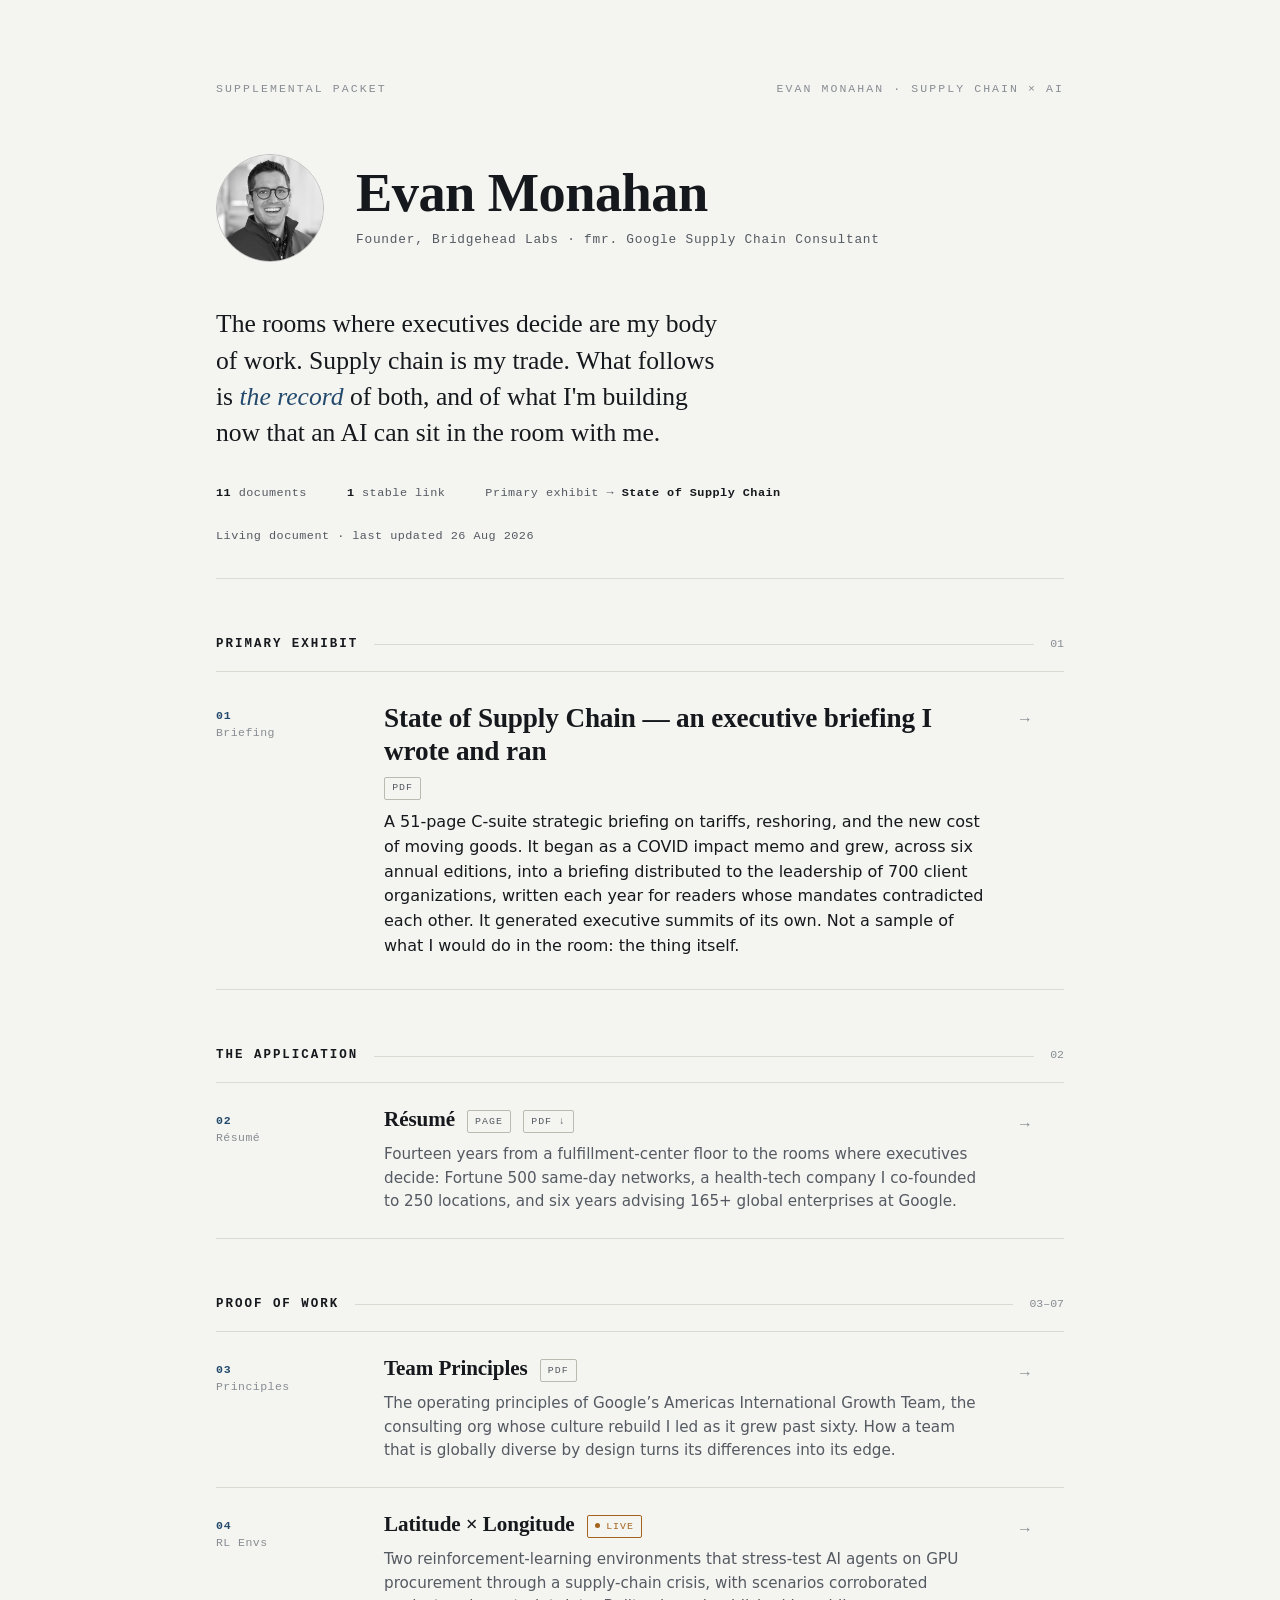
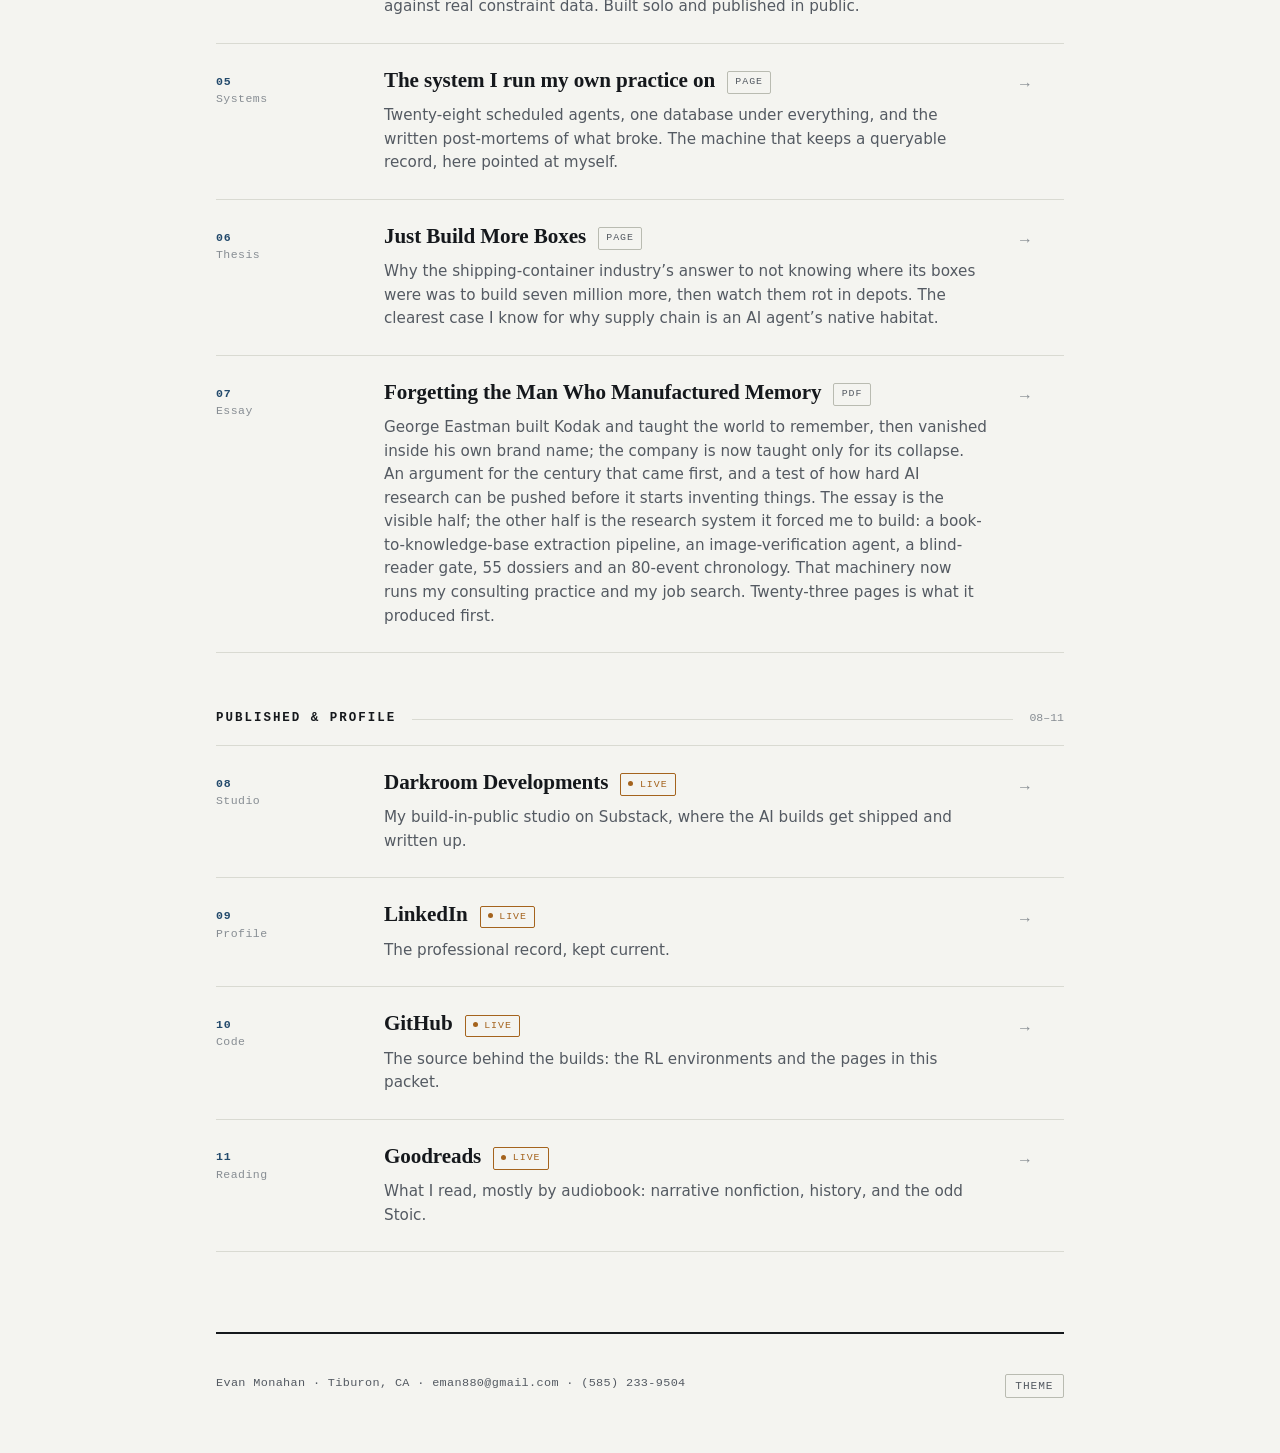
<file: index.html>
<!doctype html>
<html lang="en" data-theme-default>
<head>
  <meta charset="utf-8">
  <meta name="viewport" content="width=device-width, initial-scale=1">
  <title>Evan Monahan — Supplemental Packet</title>
  <meta name="description" content="Supplemental materials for Evan Monahan: the State of Supply Chain executive briefing, résumé, a container thesis, team principles, RL environments, and published writing. Supply chain × AI.">
  <link rel="stylesheet" href="style.css">
  <script src="tracker.js" async></script>
  <link rel="icon" href="data:image/svg+xml,<svg xmlns='http://www.w3.org/2000/svg' viewBox='0 0 16 16'><rect width='16' height='16' fill='%23234a6c'/><rect x='3' y='3' width='10' height='10' fill='none' stroke='%23f4f4f0' stroke-width='1'/></svg>">
</head>
<body>
<div class="wrap">

  <!-- ============ MASTHEAD ============ -->
  <header class="masthead">
    <div class="masthead-top">
      <span class="doc-no">Supplemental Packet</span>
      <span class="doc-no">Evan Monahan · Supply Chain × AI</span>
    </div>

    <div class="identity reveal">
      <img class="portrait" src="assets/headshot.jpg" alt="Evan Monahan" width="108" height="108">
      <div>
        <h1>Evan Monahan</h1>
        <p class="role">Founder, Bridgehead Labs · fmr. Google Supply Chain Consultant</p>
      </div>
    </div>

    <p class="thesis reveal">
      The rooms where executives decide are my body of work. Supply chain is my trade.
      What follows is <em>the record</em> of both, and of what I'm building now that an
      AI can sit in the room with me.
    </p>

    <div class="manifest-meta reveal">
      <span><b>11</b> documents</span>
      <span><b>1</b> stable link</span>
      <span>Primary exhibit → <b>State of Supply Chain</b></span>
      <span>Living document · last updated 26 Aug 2026</span>
    </div>
  </header>

  <!-- ============ PRIMARY EXHIBIT ============ -->
  <section class="section">
    <div class="section-head">
      <h2>Primary Exhibit</h2>
      <span class="rule-fill"></span>
      <span class="count">01</span>
    </div>
    <div class="docs">
      <a class="doc doc-primary" href="files/state-of-supply-chain.pdf" target="_blank" rel="noopener" data-doc="01-state-of-supply-chain">
        <div class="doc-code"><b>01</b>Briefing</div>
        <div class="doc-main">
          <div class="doc-head">
            <h3>State of Supply Chain — an executive briefing I wrote and ran</h3>
            <span class="tag">PDF</span>
          </div>
          <p class="doc-abstract">
            A 51-page C-suite strategic briefing on tariffs, reshoring, and the new cost of moving
            goods. It began as a COVID impact memo and grew, across six annual editions, into a
            briefing distributed to the leadership of 700 client organizations, written each year
            for readers whose mandates contradicted each other. It generated executive summits of
            its own. Not a sample of what I would do in the room: the thing itself.
          </p>
        </div>
        <div class="doc-go">→</div>
      </a>
    </div>
  </section>

  <!-- ============ THE APPLICATION ============ -->
  <section class="section">
    <div class="section-head">
      <h2>The Application</h2>
      <span class="rule-fill"></span>
      <span class="count">02</span>
    </div>
    <div class="docs">

      <div class="doc">
        <div class="doc-code"><b>02</b>Résumé</div>
        <div class="doc-main">
          <div class="doc-head"><h3><a class="doc-stretch" href="resume.html" target="_blank" rel="noopener" data-doc="02-resume">Résumé</a></h3><span class="tag">Page</span><a class="tag tag-dl" href="files/resume.pdf" target="_blank" rel="noopener" data-doc="02-resume-pdf">PDF &darr;</a></div>
          <p class="doc-abstract">
            Fourteen years from a fulfillment-center floor to the rooms where executives decide:
            Fortune 500 same-day networks, a health-tech company I co-founded to 250 locations,
            and six years advising 165+ global enterprises at Google.
          </p>
        </div>
        <div class="doc-go">&rarr;</div>
      </div>

    </div>
  </section>

  <!-- ============ PROOF OF WORK ============ -->
  <section class="section">
    <div class="section-head">
      <h2>Proof of Work</h2>
      <span class="rule-fill"></span>
      <span class="count">03–07</span>
    </div>
    <div class="docs">

      <a class="doc" href="files/aigt-team-principles.pdf" target="_blank" rel="noopener" data-doc="03-team-principles">
        <div class="doc-code"><b>03</b>Principles</div>
        <div class="doc-main">
          <div class="doc-head"><h3>Team Principles</h3><span class="tag">PDF</span></div>
          <p class="doc-abstract">
            The operating principles of Google’s Americas International Growth Team, the consulting
            org whose culture rebuild I led as it grew past sixty. How a team that is globally
            diverse by design turns its differences into its edge.
          </p>
        </div>
        <div class="doc-go">→</div>
      </a>

      <a class="doc" href="https://evmonaha880.github.io/latitude-longitude/" target="_blank" rel="noopener" data-doc="04-latitude-longitude">
        <div class="doc-code"><b>04</b>RL Envs</div>
        <div class="doc-main">
          <div class="doc-head"><h3>Latitude × Longitude</h3><span class="tag tag-live">Live</span></div>
          <p class="doc-abstract">
            Two reinforcement-learning environments that stress-test AI agents on GPU procurement
            through a supply-chain crisis, with scenarios corroborated against real constraint
            data. Built solo and published in public.
          </p>
        </div>
        <div class="doc-go">→</div>
      </a>

      <a class="doc" href="systems.html" target="_blank" rel="noopener" data-doc="05-systems">
        <div class="doc-code"><b>05</b>Systems</div>
        <div class="doc-main">
          <div class="doc-head"><h3>The system I run my own practice on</h3><span class="tag">Page</span></div>
          <p class="doc-abstract">
            Twenty-eight scheduled agents, one database under everything, and the written
            post-mortems of what broke. The machine that keeps a queryable record, here pointed
            at myself.
          </p>
        </div>
        <div class="doc-go">→</div>
      </a>

      <a class="doc" href="thesis.html" target="_blank" rel="noopener" data-doc="06-thesis">
        <div class="doc-code"><b>06</b>Thesis</div>
        <div class="doc-main">
          <div class="doc-head"><h3>Just Build More Boxes</h3><span class="tag">Page</span></div>
          <p class="doc-abstract">
            Why the shipping-container industry’s answer to not knowing where its boxes were was
            to build seven million more, then watch them rot in depots. The clearest case I know
            for why supply chain is an AI agent’s native habitat.
          </p>
        </div>
        <div class="doc-go">→</div>
      </a>

      <a class="doc" href="files/eastman-essay.pdf" target="_blank" rel="noopener" data-doc="07-eastman-essay">
        <div class="doc-code"><b>07</b>Essay</div>
        <div class="doc-main">
          <div class="doc-head"><h3>Forgetting the Man Who Manufactured Memory</h3><span class="tag">PDF</span></div>
          <p class="doc-abstract">
            George Eastman built Kodak and taught the world to remember, then vanished inside
            his own brand name; the company is now taught only for its collapse. An argument for
            the century that came first, and a test of how hard AI research can be pushed before
            it starts inventing things. The essay is the visible half; the other half is the
            research system it forced me to build: a book-to-knowledge-base extraction pipeline,
            an image-verification agent, a blind-reader gate, 55 dossiers and an 80-event
            chronology. That machinery now runs my consulting practice and my job search.
            Twenty-three pages is what it produced first.
          </p>
        </div>
        <div class="doc-go">→</div>
      </a>

    </div>
  </section>

  <!-- ============ PUBLISHED & PROFILE ============ -->
  <section class="section">
    <div class="section-head">
      <h2>Published &amp; Profile</h2>
      <span class="rule-fill"></span>
      <span class="count">08–11</span>
    </div>
    <div class="docs">

      <a class="doc" href="https://evanmonahan1888.substack.com" target="_blank" rel="noopener" data-doc="08-substack">
        <div class="doc-code"><b>08</b>Studio</div>
        <div class="doc-main">
          <div class="doc-head"><h3>Darkroom Developments</h3><span class="tag tag-live">Live</span></div>
          <p class="doc-abstract">
            My build-in-public studio on Substack, where the AI builds get shipped and written up.
          </p>
        </div>
        <div class="doc-go">→</div>
      </a>

      <a class="doc" href="https://www.linkedin.com/in/evan-monahan-982ba931" target="_blank" rel="noopener" data-doc="09-linkedin">
        <div class="doc-code"><b>09</b>Profile</div>
        <div class="doc-main">
          <div class="doc-head"><h3>LinkedIn</h3><span class="tag tag-live">Live</span></div>
          <p class="doc-abstract">The professional record, kept current.</p>
        </div>
        <div class="doc-go">→</div>
      </a>

      <a class="doc" href="https://github.com/evmonaha880" target="_blank" rel="noopener" data-doc="10-github">
        <div class="doc-code"><b>10</b>Code</div>
        <div class="doc-main">
          <div class="doc-head"><h3>GitHub</h3><span class="tag tag-live">Live</span></div>
          <p class="doc-abstract">The source behind the builds: the RL environments and the pages in this packet.</p>
        </div>
        <div class="doc-go">→</div>
      </a>

      <a class="doc" href="https://www.goodreads.com/eman880" target="_blank" rel="noopener" data-doc="11-goodreads">
        <div class="doc-code"><b>11</b>Reading</div>
        <div class="doc-main">
          <div class="doc-head"><h3>Goodreads</h3><span class="tag tag-live">Live</span></div>
          <p class="doc-abstract">What I read, mostly by audiobook: narrative nonfiction, history, and the odd Stoic.</p>
        </div>
        <div class="doc-go">→</div>
      </a>

    </div>
  </section>

  <!-- ============ COLOPHON ============ -->
  <footer class="colophon">
    <span>Evan Monahan · Tiburon, CA · eman880@gmail.com · (585)&nbsp;233-9504</span>
    <button class="theme-toggle" id="themeToggle" type="button" aria-label="Toggle light and dark theme">Theme</button>
  </footer>

</div>

<script>
  (function () {
    var root = document.documentElement, key = "packet-theme";
    var saved = null;
    try { saved = localStorage.getItem(key); } catch (e) {}
    if (saved) root.setAttribute("data-theme", saved);
    var btn = document.getElementById("themeToggle");
    btn && btn.addEventListener("click", function () {
      var isDark = getComputedStyle(root).getPropertyValue("--paper").trim().indexOf("#1") === 0;
      var next = isDark ? "light" : "dark";
      root.setAttribute("data-theme", next);
      try { localStorage.setItem(key, next); } catch (e) {}
    });
  })();
</script>
</body>
</html>
</file>
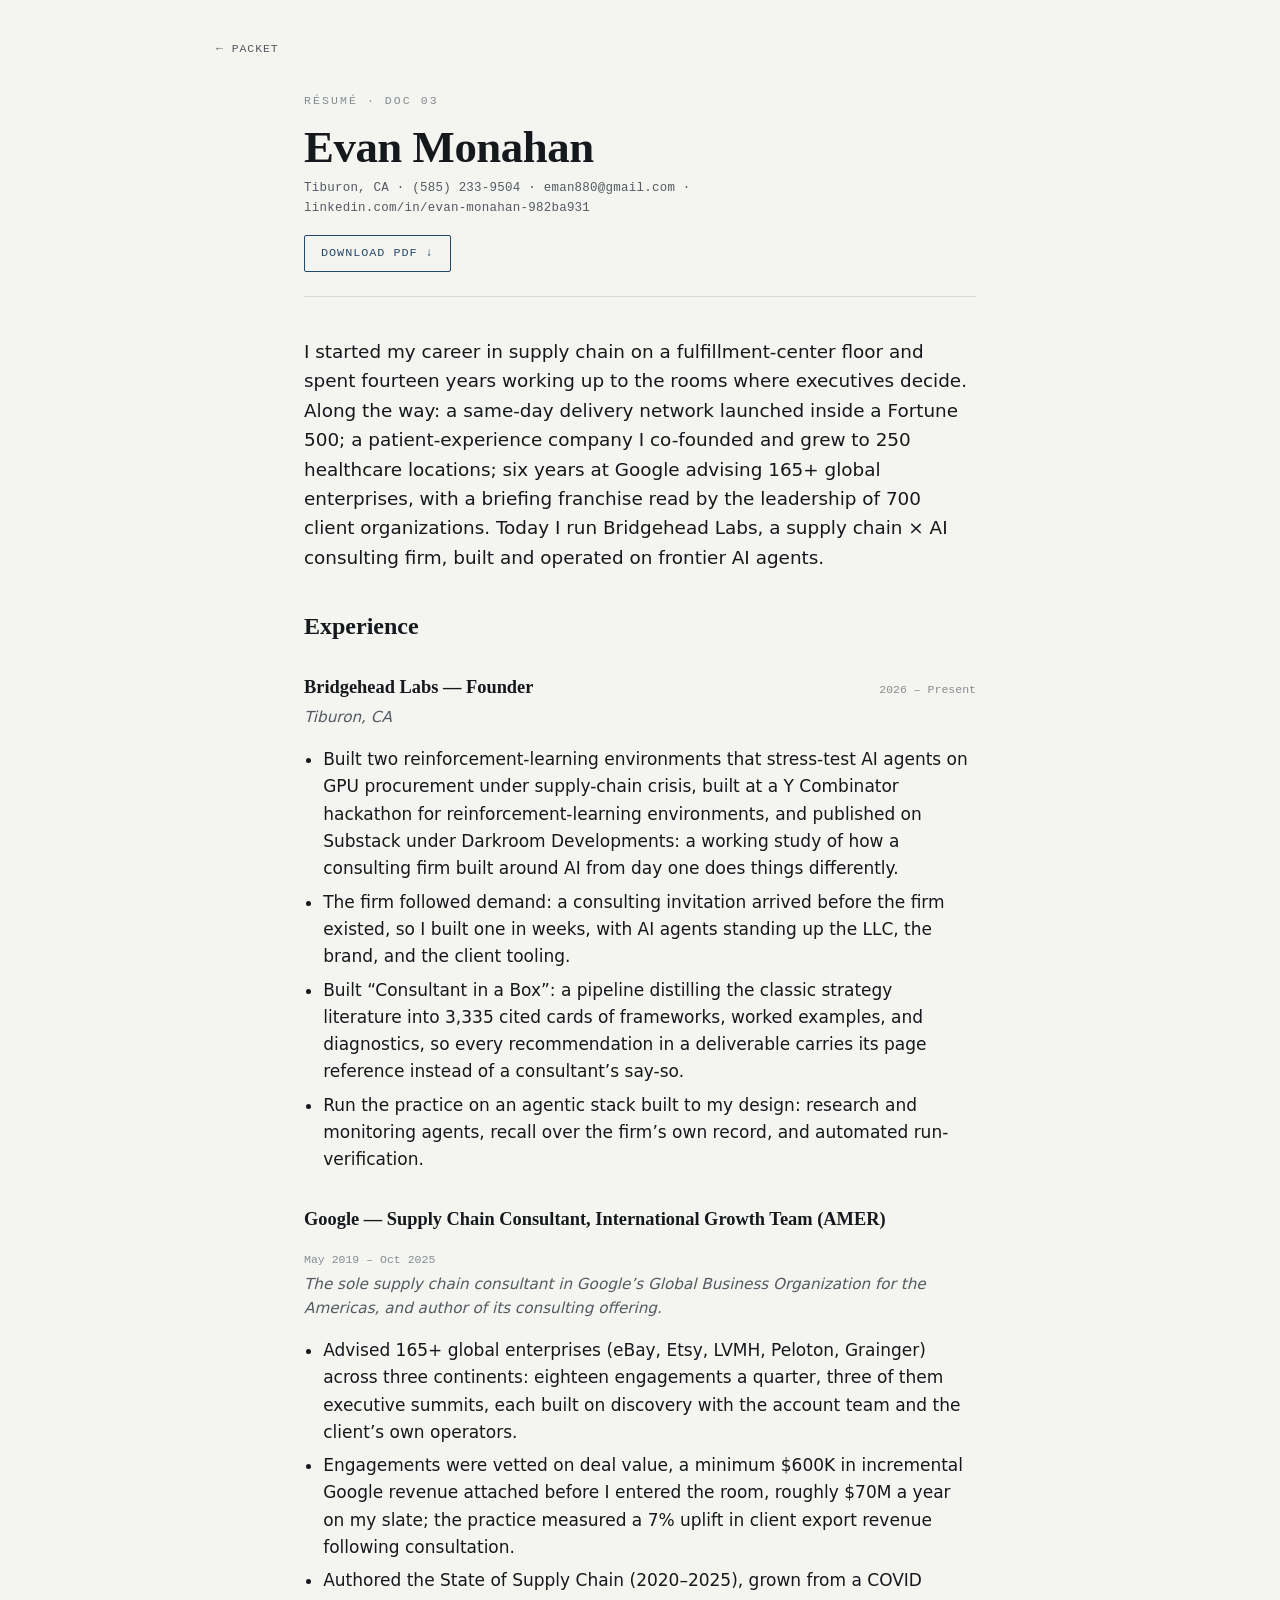
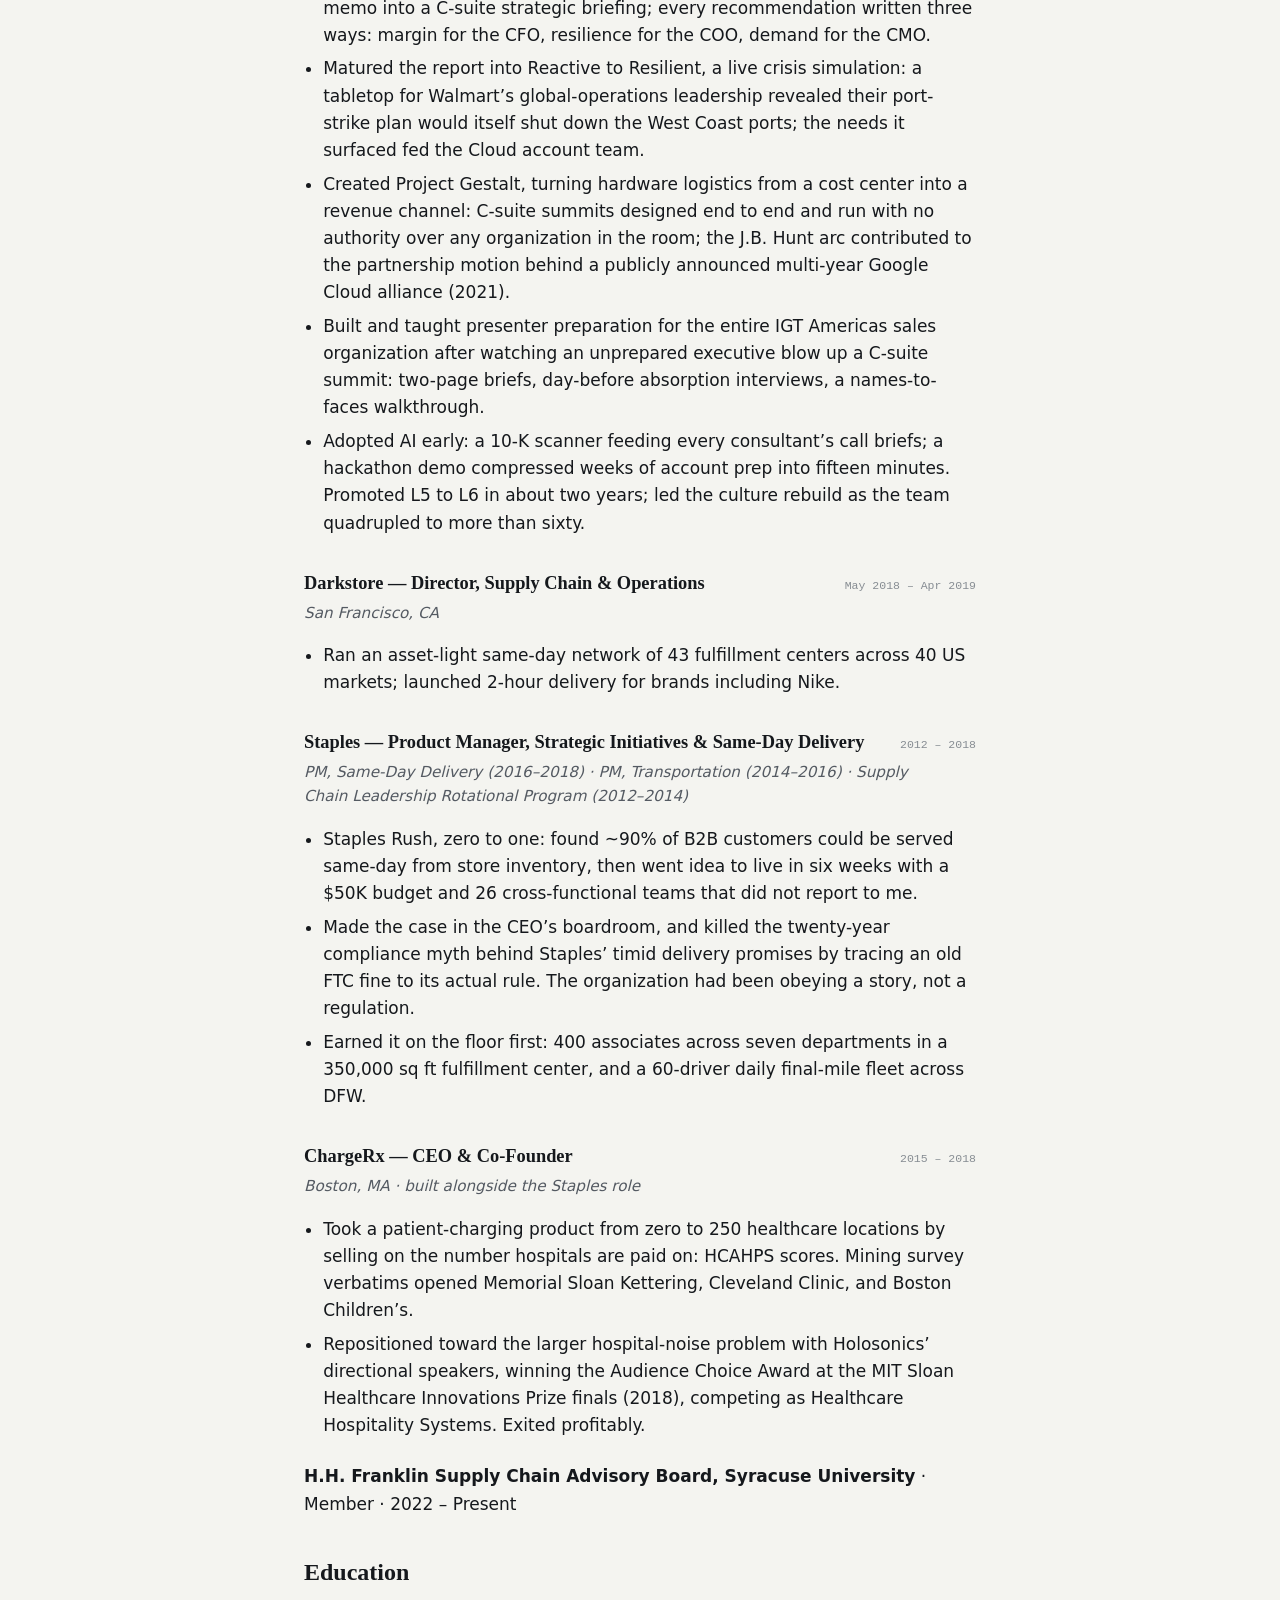
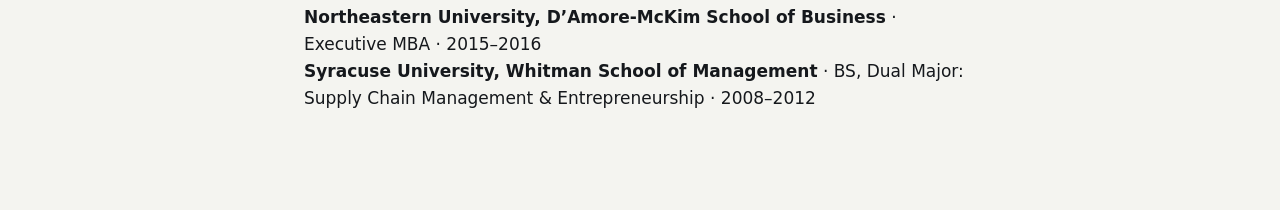
<file: resume.html>
<!doctype html>
<html lang="en">
<head>
  <meta charset="utf-8">
  <meta name="viewport" content="width=device-width, initial-scale=1">
  <title>Evan Monahan — Résumé</title>
  <meta name="description" content="Résumé of Evan Monahan: fourteen years in supply chain, from a fulfillment-center floor to advising 165+ global enterprises at Google. Founder of Bridgehead Labs.">
  <link rel="stylesheet" href="style.css">
  <script src="tracker.js" async></script>
  <link rel="icon" href="data:image/svg+xml,<svg xmlns='http://www.w3.org/2000/svg' viewBox='0 0 16 16'><rect width='16' height='16' fill='%23234a6c'/><rect x='3' y='3' width='10' height='10' fill='none' stroke='%23f4f4f0' stroke-width='1'/></svg>">
</head>
<body>
<div class="wrap">
  <a class="backlink" href="index.html">← Packet</a>

  <article class="article">
    <header class="article-head">
      <p class="eyebrow">Résumé · Doc 03</p>
      <h1>Evan Monahan</h1>
      <p class="rz-contact">Tiburon, CA · (585) 233-9504 · eman880@gmail.com · linkedin.com/in/evan-monahan-982ba931</p>
      <a class="dl-btn" href="files/resume.pdf">Download PDF ↓</a>
    </header>

    <p class="lead">
      I started my career in supply chain on a fulfillment-center floor and spent fourteen years
      working up to the rooms where executives decide. Along the way: a same-day delivery network
      launched inside a Fortune 500; a patient-experience company I co-founded and grew to 250
      healthcare locations; six years at Google advising 165+ global enterprises, with a
      briefing franchise read by the leadership of 700 client organizations. Today I run Bridgehead
      Labs, a supply chain × AI consulting firm, built and operated on frontier AI agents.
    </p>

    <h2>Experience</h2>

    <div class="rz-job">
      <div class="rz-title"><h3>Bridgehead Labs — Founder</h3><span class="rz-when">2026 – Present</span></div>
      <p class="rz-sub">Tiburon, CA</p>
      <ul>
        <li>Built two reinforcement-learning environments that stress-test AI agents on GPU procurement under supply-chain crisis, built at a Y Combinator hackathon for reinforcement-learning environments, and published on Substack under Darkroom Developments: a working study of how a consulting firm built around AI from day one does things differently.</li>
        <li>The firm followed demand: a consulting invitation arrived before the firm existed, so I built one in weeks, with AI agents standing up the LLC, the brand, and the client tooling.</li>
        <li>Built “Consultant in a Box”: a pipeline distilling the classic strategy literature into 3,335 cited cards of frameworks, worked examples, and diagnostics, so every recommendation in a deliverable carries its page reference instead of a consultant’s say-so.</li>
        <li>Run the practice on an agentic stack built to my design: research and monitoring agents, recall over the firm’s own record, and automated run-verification.</li>
      </ul>
    </div>

    <div class="rz-job">
      <div class="rz-title"><h3>Google — Supply Chain Consultant, International Growth Team (AMER)</h3><span class="rz-when">May 2019 – Oct 2025</span></div>
      <p class="rz-sub">The sole supply chain consultant in Google’s Global Business Organization for the Americas, and author of its consulting offering.</p>
      <ul>
        <li>Advised 165+ global enterprises (eBay, Etsy, LVMH, Peloton, Grainger) across three continents: eighteen engagements a quarter, three of them executive summits, each built on discovery with the account team and the client’s own operators.</li>
        <li>Engagements were vetted on deal value, a minimum $600K in incremental Google revenue attached before I entered the room, roughly $70M a year on my slate; the practice measured a 7% uplift in client export revenue following consultation.</li>
        <li>Authored the State of Supply Chain (2020–2025), grown from a COVID memo into a C-suite strategic briefing; every recommendation written three ways: margin for the CFO, resilience for the COO, demand for the CMO.</li>
        <li>Matured the report into Reactive to Resilient, a live crisis simulation: a tabletop for Walmart’s global-operations leadership revealed their port-strike plan would itself shut down the West Coast ports; the needs it surfaced fed the Cloud account team.</li>
        <li>Created Project Gestalt, turning hardware logistics from a cost center into a revenue channel: C-suite summits designed end to end and run with no authority over any organization in the room; the J.B. Hunt arc contributed to the partnership motion behind a publicly announced multi-year Google Cloud alliance (2021).</li>
        <li>Built and taught presenter preparation for the entire IGT Americas sales organization after watching an unprepared executive blow up a C-suite summit: two-page briefs, day-before absorption interviews, a names-to-faces walkthrough.</li>
        <li>Adopted AI early: a 10-K scanner feeding every consultant’s call briefs; a hackathon demo compressed weeks of account prep into fifteen minutes. Promoted L5 to L6 in about two years; led the culture rebuild as the team quadrupled to more than sixty.</li>
      </ul>
    </div>

    <div class="rz-job">
      <div class="rz-title"><h3>Darkstore — Director, Supply Chain &amp; Operations</h3><span class="rz-when">May 2018 – Apr 2019</span></div>
      <p class="rz-sub">San Francisco, CA</p>
      <ul>
        <li>Ran an asset-light same-day network of 43 fulfillment centers across 40 US markets; launched 2-hour delivery for brands including Nike.</li>
      </ul>
    </div>

    <div class="rz-job">
      <div class="rz-title"><h3>Staples — Product Manager, Strategic Initiatives &amp; Same-Day Delivery</h3><span class="rz-when">2012 – 2018</span></div>
      <p class="rz-sub">PM, Same-Day Delivery (2016–2018) · PM, Transportation (2014–2016) · Supply Chain Leadership Rotational Program (2012–2014)</p>
      <ul>
        <li>Staples Rush, zero to one: found ~90% of B2B customers could be served same-day from store inventory, then went idea to live in six weeks with a $50K budget and 26 cross-functional teams that did not report to me.</li>
        <li>Made the case in the CEO’s boardroom, and killed the twenty-year compliance myth behind Staples’ timid delivery promises by tracing an old FTC fine to its actual rule. The organization had been obeying a story, not a regulation.</li>
        <li>Earned it on the floor first: 400 associates across seven departments in a 350,000 sq ft fulfillment center, and a 60-driver daily final-mile fleet across DFW.</li>
      </ul>
    </div>

    <div class="rz-job">
      <div class="rz-title"><h3>ChargeRx — CEO &amp; Co-Founder</h3><span class="rz-when">2015 – 2018</span></div>
      <p class="rz-sub">Boston, MA · built alongside the Staples role</p>
      <ul>
        <li>Took a patient-charging product from zero to 250 healthcare locations by selling on the number hospitals are paid on: HCAHPS scores. Mining survey verbatims opened Memorial Sloan Kettering, Cleveland Clinic, and Boston Children’s.</li>
        <li>Repositioned toward the larger hospital-noise problem with Holosonics’ directional speakers, winning the Audience Choice Award at the MIT Sloan Healthcare Innovations Prize finals (2018), competing as Healthcare Hospitality Systems. Exited profitably.</li>
      </ul>
    </div>

    <p style="margin-top:1.5rem;"><strong>H.H. Franklin Supply Chain Advisory Board, Syracuse University</strong> · Member · 2022 – Present</p>

    <h2>Education</h2>
    <p>
      <strong>Northeastern University, D’Amore-McKim School of Business</strong> · Executive MBA · 2015–2016<br>
      <strong>Syracuse University, Whitman School of Management</strong> · BS, Dual Major: Supply Chain Management &amp; Entrepreneurship · 2008–2012
    </p>
  </article>
</div>
</body>
</html>
</file>
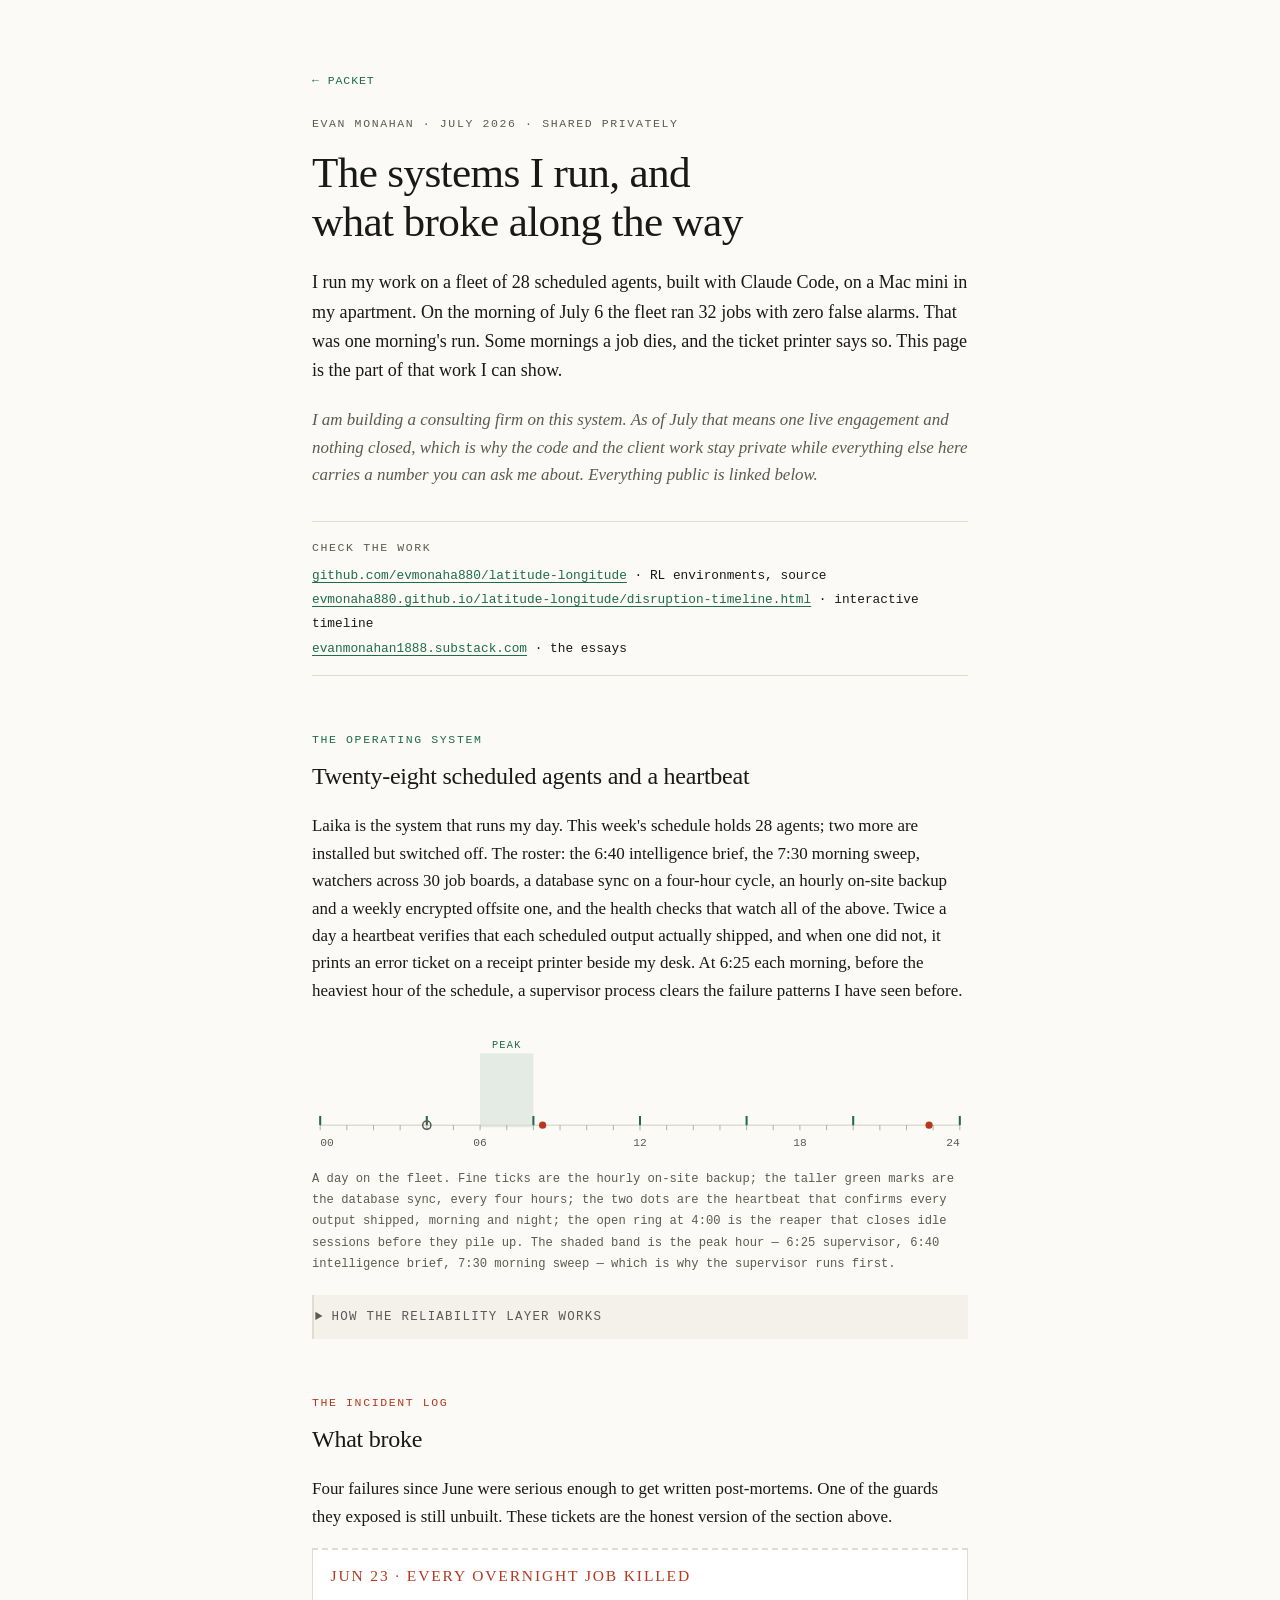
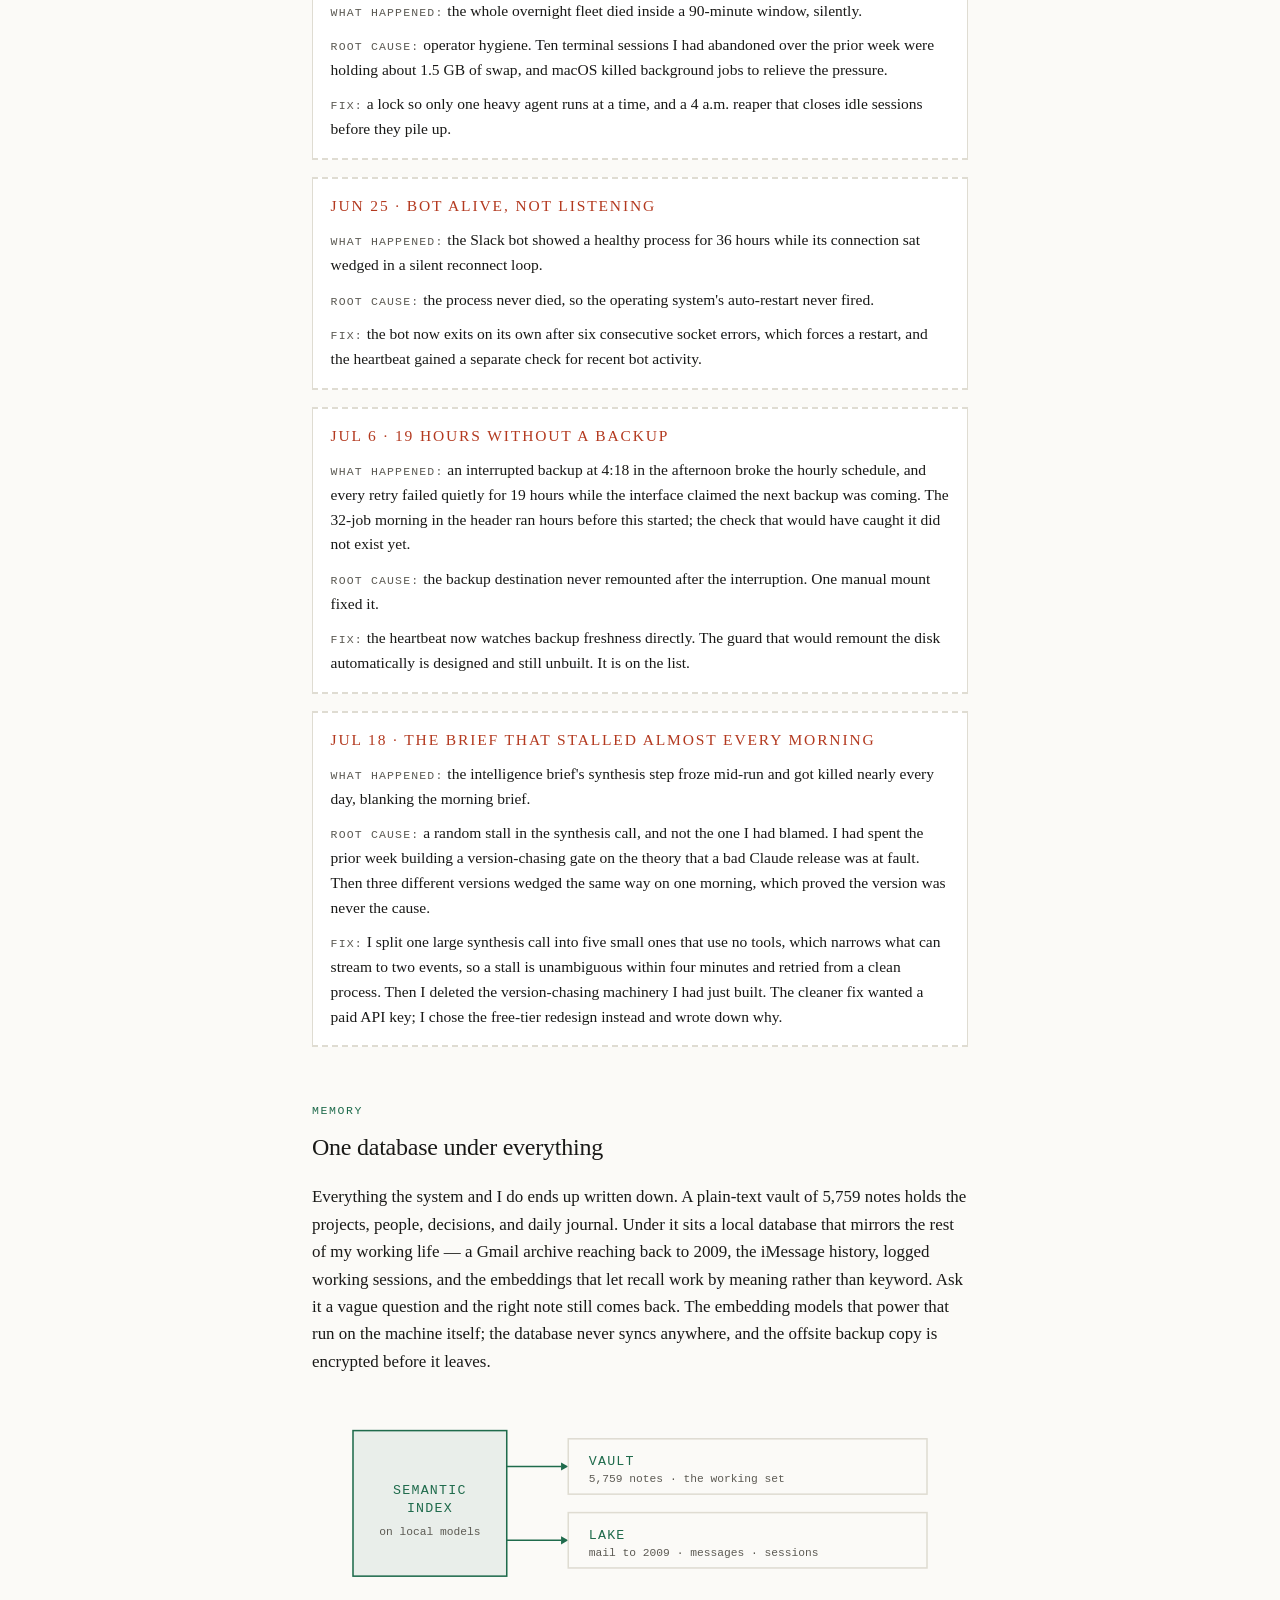
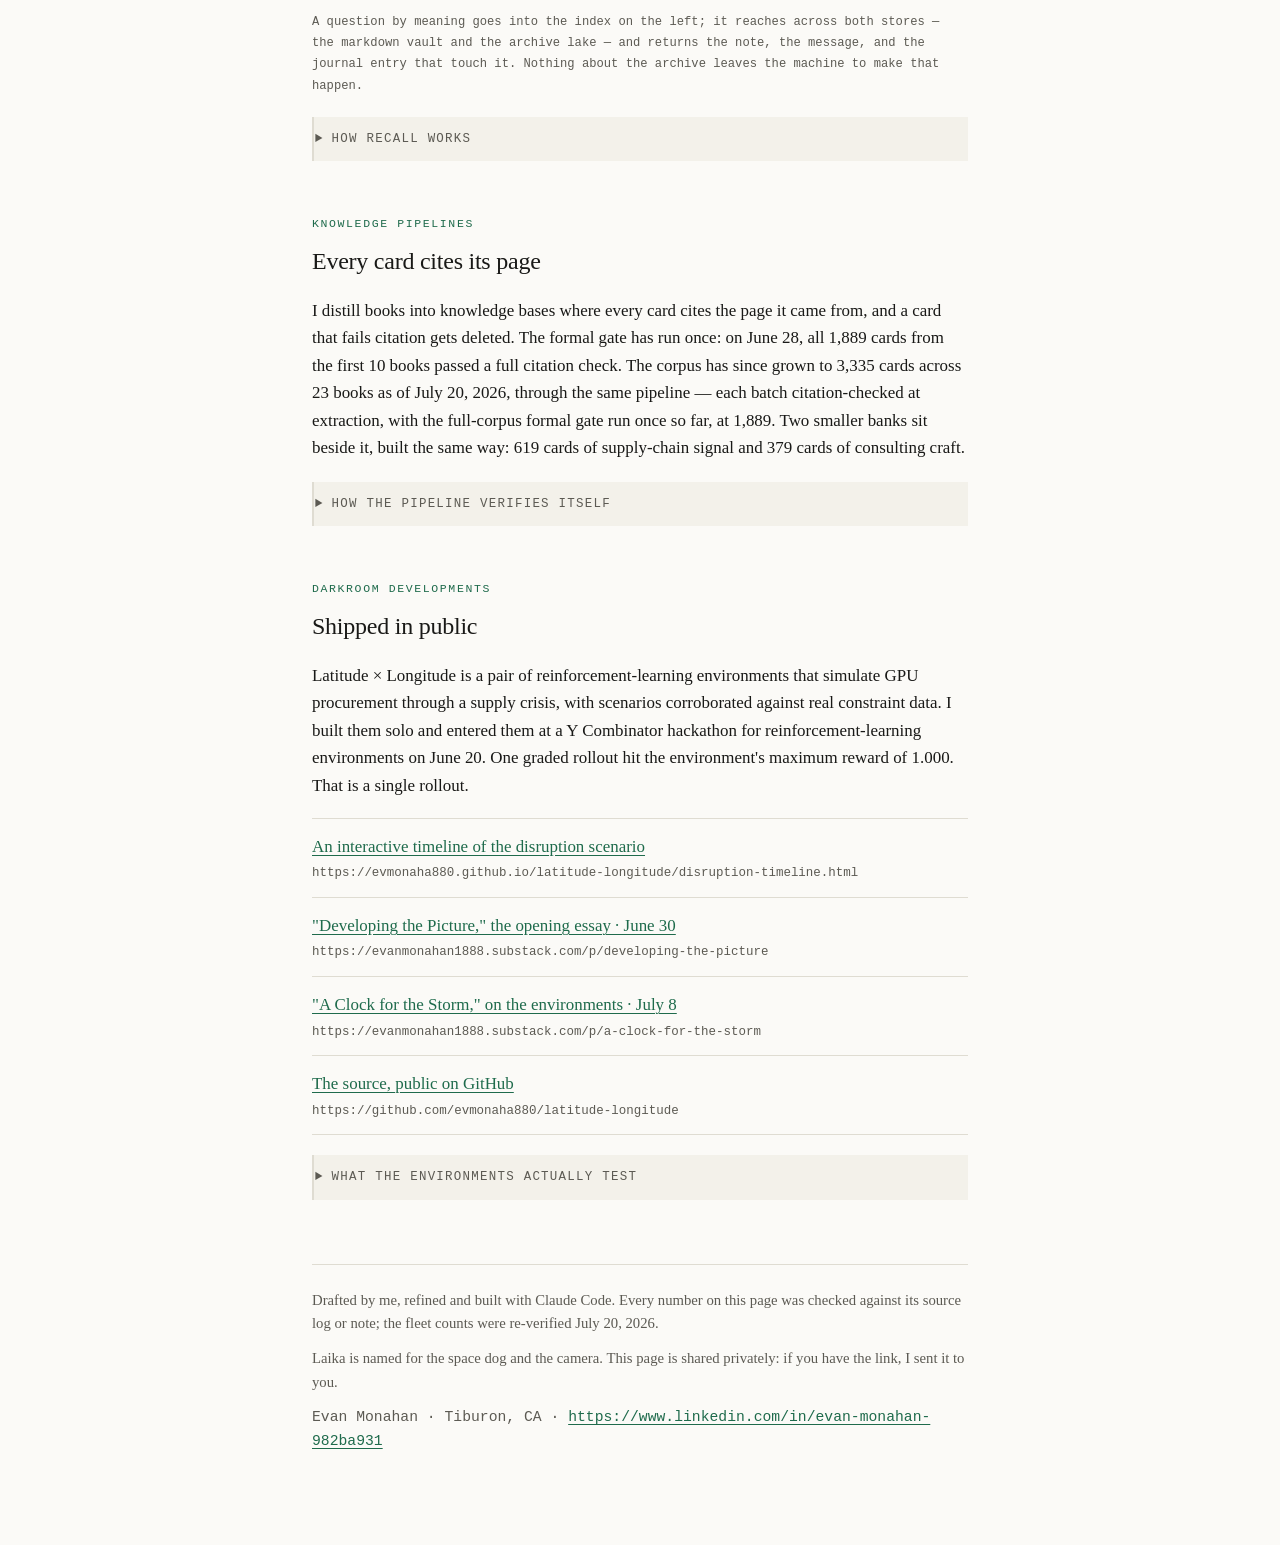
<file: systems.html>
<!doctype html>
<meta charset="utf-8">
<meta name="viewport" content="width=device-width, initial-scale=1">
<title>Evan Monahan · Working Systems</title>
<script src="tracker.js" async></script>
<style>
  :root {
    --paper: #FBFAF7;
    --ink: #191917;
    --ink-soft: #5C5A53;
    --rule: #DFDCD2;
    --inset: #F3F1EA;
    --accent: #1F6B4C;
    --signal: #B3391F;
    --ticket-paper: #FFFFFF;
  }
  @media (prefers-color-scheme: dark) {
    :root {
      --paper: #171613;
      --ink: #E9E7DF;
      --ink-soft: #A09E93;
      --rule: #33322C;
      --inset: #1F1E1A;
      --accent: #5FBE92;
      --signal: #E0704B;
      --ticket-paper: #1C1B17;
    }
  }
  :root[data-theme="dark"] {
    --paper: #171613;
    --ink: #E9E7DF;
    --ink-soft: #A09E93;
    --rule: #33322C;
    --inset: #1F1E1A;
    --accent: #5FBE92;
    --signal: #E0704B;
    --ticket-paper: #1C1B17;
  }
  :root[data-theme="light"] {
    --paper: #FBFAF7;
    --ink: #191917;
    --ink-soft: #5C5A53;
    --rule: #DFDCD2;
    --inset: #F3F1EA;
    --accent: #1F6B4C;
    --signal: #B3391F;
    --ticket-paper: #FFFFFF;
  }

  body {
    background: var(--paper);
    color: var(--ink);
    font-family: Charter, 'Iowan Old Style', Georgia, 'Times New Roman', serif;
    font-size: 1.06rem;
    line-height: 1.62;
    margin: 0;
    padding: 0 1.25rem;
  }
  .page {
    max-width: 41rem;
    margin: 0 auto;
    padding: 4.5rem 0 5rem;
  }
  .mono {
    font-family: ui-monospace, 'SF Mono', Menlo, Consolas, monospace;
  }
  p { margin: 0 0 1.1rem; }
  a {
    color: var(--accent);
    text-decoration: underline;
    text-decoration-thickness: 1px;
    text-underline-offset: 2.5px;
  }
  a:focus-visible, summary:focus-visible {
    outline: 2px solid var(--accent);
    outline-offset: 3px;
  }

  header.masthead { margin-bottom: 3.25rem; }
  .kicker {
    font-family: ui-monospace, 'SF Mono', Menlo, Consolas, monospace;
    font-size: 0.72rem;
    letter-spacing: 0.14em;
    text-transform: uppercase;
    color: var(--ink-soft);
    margin: 0 0 1rem;
  }
  h1 {
    font-size: clamp(2rem, 6vw, 2.7rem);
    font-weight: 400;
    letter-spacing: -0.015em;
    line-height: 1.12;
    margin: 0 0 1.4rem;
    text-wrap: balance;
  }
  .lede { font-size: 1.13rem; }
  .boundary {
    color: var(--ink-soft);
    font-style: italic;
    margin-top: 1.3rem;
  }

  .verify {
    border-top: 1px solid var(--rule);
    border-bottom: 1px solid var(--rule);
    margin: 2rem 0 0;
    padding: 0.9rem 0;
    font-family: ui-monospace, 'SF Mono', Menlo, Consolas, monospace;
    font-size: 0.8rem;
    line-height: 1.9;
  }
  .verify .vlabel {
    letter-spacing: 0.14em;
    text-transform: uppercase;
    color: var(--ink-soft);
    font-size: 0.72rem;
  }
  .verify ul { list-style: none; margin: 0.2rem 0 0; padding: 0; }
  .verify li { overflow-wrap: anywhere; }

  section { margin: 3.4rem 0 0; }
  .eyebrow {
    font-family: ui-monospace, 'SF Mono', Menlo, Consolas, monospace;
    font-size: 0.72rem;
    letter-spacing: 0.14em;
    text-transform: uppercase;
    color: var(--accent);
    margin: 0 0 0.5rem;
  }
  section.broke .eyebrow { color: var(--signal); }
  h2 {
    font-size: 1.5rem;
    font-weight: 400;
    letter-spacing: -0.01em;
    margin: 0 0 1rem;
    text-wrap: balance;
  }
  .figure {
    font-variant-numeric: tabular-nums;
  }

  .clockfig { margin: 1.9rem 0 0; }
  .clockfig svg { width: 100%; height: auto; display: block; }
  .clk-rail { stroke: var(--rule); stroke-width: 1.5; }
  .clk-hr { stroke: var(--ink-soft); stroke-width: 1; opacity: 0.45; }
  .clk-sync { stroke: var(--accent); stroke-width: 2; }
  .clk-beat { fill: var(--signal); }
  .clk-reap { stroke: var(--ink-soft); fill: none; stroke-width: 1.5; }
  .clk-band { fill: var(--accent); opacity: 0.11; }
  .clk-axis { fill: var(--ink-soft); font-family: ui-monospace, 'SF Mono', Menlo, Consolas, monospace; font-size: 11px; }
  .clk-peak { fill: var(--accent); font-family: ui-monospace, 'SF Mono', Menlo, Consolas, monospace; font-size: 10px; letter-spacing: 0.12em; }
  .clockfig figcaption, .stackfig figcaption {
    font-family: ui-monospace, 'SF Mono', Menlo, Consolas, monospace;
    font-size: 0.76rem;
    line-height: 1.75;
    color: var(--ink-soft);
    margin-top: 0.7rem;
  }

  .stackfig { margin: 1.9rem 0 0; }
  .stackfig svg { width: 100%; height: auto; display: block; }
  .stk-box { fill: none; stroke: var(--rule); stroke-width: 1.5; }
  .stk-sem { fill: var(--accent); opacity: 0.08; }
  .stk-sembox { fill: none; stroke: var(--accent); stroke-width: 1.5; }
  .stk-arrow { stroke: var(--accent); stroke-width: 1.5; }
  .stk-head { fill: var(--accent); }
  .stk-title { fill: var(--accent); font-family: ui-monospace, 'SF Mono', Menlo, Consolas, monospace; font-size: 13px; letter-spacing: 0.09em; }
  .stk-sub { fill: var(--ink-soft); font-family: ui-monospace, 'SF Mono', Menlo, Consolas, monospace; font-size: 11px; }

  details {
    background: var(--inset);
    border-left: 2px solid var(--rule);
    margin: 1.25rem 0 0;
    padding: 0.75rem 1.1rem;
  }
  details[open] { padding-bottom: 1rem; }
  summary {
    cursor: pointer;
    font-family: ui-monospace, 'SF Mono', Menlo, Consolas, monospace;
    font-size: 0.78rem;
    letter-spacing: 0.1em;
    text-transform: uppercase;
    color: var(--ink-soft);
    list-style-position: outside;
  }
  summary:hover { color: var(--ink); }
  details p { font-size: 0.98rem; margin-top: 0.9rem; }
  details p:last-child { margin-bottom: 0.2rem; }

  .ticket {
    background: var(--ticket-paper);
    border: 1px solid var(--rule);
    border-top: 2px dashed var(--rule);
    border-bottom: 2px dashed var(--rule);
    font-family: ui-monospace, 'SF Mono', Menlo, Consolas, monospace;
    font-size: 0.84rem;
    line-height: 1.6;
    margin: 1.1rem 0;
    padding: 0.9rem 1.1rem 1rem;
  }
  .ticket-head {
    color: var(--signal);
    font-size: 0.74rem;
    letter-spacing: 0.12em;
    text-transform: uppercase;
    margin: 0 0 0.55rem;
  }
  .ticket p { font-family: Charter, 'Iowan Old Style', Georgia, serif; font-size: 0.97rem; margin: 0 0 0.6rem; }
  .ticket p:last-child { margin-bottom: 0; }
  .ticket .tk-label { font-family: ui-monospace, 'SF Mono', Menlo, Consolas, monospace; font-size: 0.72rem; letter-spacing: 0.1em; text-transform: uppercase; color: var(--ink-soft); }

  .shelf { list-style: none; margin: 1.2rem 0 0; padding: 0; }
  .shelf li { border-top: 1px solid var(--rule); padding: 0.85rem 0; }
  .shelf li:last-child { border-bottom: 1px solid var(--rule); }
  .shelf .what { display: block; }
  .shelf .where {
    display: block;
    font-family: ui-monospace, 'SF Mono', Menlo, Consolas, monospace;
    font-size: 0.78rem;
    color: var(--ink-soft);
    margin-top: 0.2rem;
    overflow-wrap: anywhere;
  }

  footer {
    border-top: 1px solid var(--rule);
    color: var(--ink-soft);
    font-size: 0.92rem;
    margin-top: 4rem;
    padding-top: 1.5rem;
  }
  footer p { margin-bottom: 0.7rem; }

  @media print {
    body { background: #fff; color: #000; }
    details { border-left-color: #999; }
    a { color: #000; }
    .ticket { border-color: #999; }
  }
</style>

<div class="page">

  <p style="font-family:ui-monospace,Menlo,monospace;font-size:0.72rem;letter-spacing:0.08em;text-transform:uppercase;margin:0 0 1.5rem;"><a href="index.html" style="text-decoration:none;">&larr; Packet</a></p>

  <header class="masthead">
    <p class="kicker">Evan Monahan &middot; July 2026 &middot; shared privately</p>
    <h1>The systems I run, and what broke along the way</h1>
    <p class="lede figure">I run my work on a fleet of 28 scheduled agents, built with Claude Code, on a Mac mini in my apartment. On the morning of July 6 the fleet ran 32 jobs with zero false alarms. That was one morning's run. Some mornings a job dies, and the ticket printer says so. This page is the part of that work I can show.</p>
    <p class="boundary">I am building a consulting firm on this system. As of July that means one live engagement and nothing closed, which is why the code and the client work stay private while everything else here carries a number you can ask me about. Everything public is linked below.</p>
    <div class="verify">
      <span class="vlabel">Check the work</span>
      <ul>
        <li><a href="https://github.com/evmonaha880/latitude-longitude">github.com/evmonaha880/latitude-longitude</a> &middot; RL environments, source</li>
        <li><a href="https://evmonaha880.github.io/latitude-longitude/disruption-timeline.html">evmonaha880.github.io/latitude-longitude/disruption-timeline.html</a> &middot; interactive timeline</li>
        <li><a href="https://evanmonahan1888.substack.com">evanmonahan1888.substack.com</a> &middot; the essays</li>
      </ul>
    </div>
  </header>

  <section>
    <p class="eyebrow">The operating system</p>
    <h2>Twenty-eight scheduled agents and a heartbeat</h2>
    <p class="figure">Laika is the system that runs my day. This week's schedule holds 28 agents; two more are installed but switched off. The roster: the 6:40 intelligence brief, the 7:30 morning sweep, watchers across 30 job boards, a database sync on a four-hour cycle, an hourly on-site backup and a weekly encrypted offsite one, and the health checks that watch all of the above. Twice a day a heartbeat verifies that each scheduled output actually shipped, and when one did not, it prints an error ticket on a receipt printer beside my desk. At 6:25 each morning, before the heaviest hour of the schedule, a supervisor process clears the failure patterns I have seen before.</p>

    <figure class="clockfig" aria-labelledby="clockcap">
      <svg viewBox="0 0 640 120" role="img" aria-label="A 24-hour view of the fleet schedule: a backup tick every hour, a database sync every four hours, two daily heartbeat checks, an idle-session reaper at 4am, and a dense peak hour from 6 to 8am.">
        <rect class="clk-band" x="164" y="18" width="52" height="72"/>
        <text class="clk-peak" x="190" y="13" text-anchor="middle">PEAK</text>
        <line class="clk-rail" x1="8" y1="88" x2="632" y2="88"/>
        <!-- hourly on-site backup: a tick every hour -->
        <g class="clk-hr">
          <line x1="8" y1="88" x2="8" y2="93"/><line x1="34" y1="88" x2="34" y2="93"/><line x1="60" y1="88" x2="60" y2="93"/><line x1="86" y1="88" x2="86" y2="93"/><line x1="112" y1="88" x2="112" y2="93"/><line x1="138" y1="88" x2="138" y2="93"/><line x1="164" y1="88" x2="164" y2="93"/><line x1="190" y1="88" x2="190" y2="93"/><line x1="216" y1="88" x2="216" y2="93"/><line x1="242" y1="88" x2="242" y2="93"/><line x1="268" y1="88" x2="268" y2="93"/><line x1="294" y1="88" x2="294" y2="93"/><line x1="320" y1="88" x2="320" y2="93"/><line x1="346" y1="88" x2="346" y2="93"/><line x1="372" y1="88" x2="372" y2="93"/><line x1="398" y1="88" x2="398" y2="93"/><line x1="424" y1="88" x2="424" y2="93"/><line x1="450" y1="88" x2="450" y2="93"/><line x1="476" y1="88" x2="476" y2="93"/><line x1="502" y1="88" x2="502" y2="93"/><line x1="528" y1="88" x2="528" y2="93"/><line x1="554" y1="88" x2="554" y2="93"/><line x1="580" y1="88" x2="580" y2="93"/><line x1="606" y1="88" x2="606" y2="93"/><line x1="632" y1="88" x2="632" y2="93"/>
        </g>
        <!-- database sync: every four hours -->
        <g class="clk-sync">
          <line x1="8" y1="79" x2="8" y2="88"/><line x1="112" y1="79" x2="112" y2="88"/><line x1="216" y1="79" x2="216" y2="88"/><line x1="320" y1="79" x2="320" y2="88"/><line x1="424" y1="79" x2="424" y2="88"/><line x1="528" y1="79" x2="528" y2="88"/><line x1="632" y1="79" x2="632" y2="88"/>
        </g>
        <!-- 4:00 reaper -->
        <circle class="clk-reap" cx="112" cy="88" r="4"/>
        <!-- heartbeats: 8:20 and 22:50 -->
        <circle class="clk-beat" cx="225" cy="88" r="3.5"/>
        <circle class="clk-beat" cx="602" cy="88" r="3.5"/>
        <!-- hour axis -->
        <text class="clk-axis" x="8" y="108" text-anchor="start">00</text>
        <text class="clk-axis" x="164" y="108" text-anchor="middle">06</text>
        <text class="clk-axis" x="320" y="108" text-anchor="middle">12</text>
        <text class="clk-axis" x="476" y="108" text-anchor="middle">18</text>
        <text class="clk-axis" x="632" y="108" text-anchor="end">24</text>
      </svg>
      <figcaption id="clockcap">A day on the fleet. Fine ticks are the hourly on-site backup; the taller green marks are the database sync, every four hours; the two dots are the heartbeat that confirms every output shipped, morning and night; the open ring at 4:00 is the reaper that closes idle sessions before they pile up. The shaded band is the peak hour &mdash; 6:25 supervisor, 6:40 intelligence brief, 7:30 morning sweep &mdash; which is why the supervisor runs first.</figcaption>
    </figure>

    <details>
      <summary>How the reliability layer works</summary>
      <p>The heartbeat trusts artifacts over exit codes because both failure directions are real: a job can exit 0 and ship nothing, and a job can exit dirty after shipping everything. So the check reads the output itself: did today's note get today's block, is the database fresh, did the backup snapshot advance.</p>
      <p>Every change to the fleet has to pass a smoke test that runs inside the scheduler's own context, because a job that works in an interactive terminal can still fail under launchd, where permissions differ. Long-running agents sit under an escalating watchdog: a stall detector samples the process before killing it, so every kill leaves a diagnosis behind. The Claude CLI is pinned to a known-good version. When a synthesis step wedges &mdash; which still happens &mdash; a tool-free watchdog catches the stall within four minutes and retries from a clean process, instead of trying to outguess which version is at fault.</p>
      <p>The mini is the only machine that matters. The laptop and phone reach it over a private mesh network, so the same system answers wherever I am.</p>
    </details>
  </section>

  <section class="broke">
    <p class="eyebrow">The incident log</p>
    <h2>What broke</h2>
    <p>Four failures since June were serious enough to get written post-mortems. One of the guards they exposed is still unbuilt. These tickets are the honest version of the section above.</p>

    <div class="ticket">
      <p class="ticket-head">Jun 23 &middot; every overnight job killed</p>
      <p><span class="tk-label">What happened:</span> the whole overnight fleet died inside a 90-minute window, silently.</p>
      <p><span class="tk-label">Root cause:</span> operator hygiene. Ten terminal sessions I had abandoned over the prior week were holding about 1.5&nbsp;GB of swap, and macOS killed background jobs to relieve the pressure.</p>
      <p><span class="tk-label">Fix:</span> a lock so only one heavy agent runs at a time, and a 4&nbsp;a.m. reaper that closes idle sessions before they pile up.</p>
    </div>

    <div class="ticket">
      <p class="ticket-head">Jun 25 &middot; bot alive, not listening</p>
      <p><span class="tk-label">What happened:</span> the Slack bot showed a healthy process for 36 hours while its connection sat wedged in a silent reconnect loop.</p>
      <p><span class="tk-label">Root cause:</span> the process never died, so the operating system's auto-restart never fired.</p>
      <p><span class="tk-label">Fix:</span> the bot now exits on its own after six consecutive socket errors, which forces a restart, and the heartbeat gained a separate check for recent bot activity.</p>
    </div>

    <div class="ticket">
      <p class="ticket-head">Jul 6 &middot; 19 hours without a backup</p>
      <p><span class="tk-label">What happened:</span> an interrupted backup at 4:18 in the afternoon broke the hourly schedule, and every retry failed quietly for 19 hours while the interface claimed the next backup was coming. The 32-job morning in the header ran hours before this started; the check that would have caught it did not exist yet.</p>
      <p><span class="tk-label">Root cause:</span> the backup destination never remounted after the interruption. One manual mount fixed it.</p>
      <p><span class="tk-label">Fix:</span> the heartbeat now watches backup freshness directly. The guard that would remount the disk automatically is designed and still unbuilt. It is on the list.</p>
    </div>

    <div class="ticket">
      <p class="ticket-head">Jul 18 &middot; the brief that stalled almost every morning</p>
      <p><span class="tk-label">What happened:</span> the intelligence brief's synthesis step froze mid-run and got killed nearly every day, blanking the morning brief.</p>
      <p><span class="tk-label">Root cause:</span> a random stall in the synthesis call, and not the one I had blamed. I had spent the prior week building a version-chasing gate on the theory that a bad Claude release was at fault. Then three different versions wedged the same way on one morning, which proved the version was never the cause.</p>
      <p><span class="tk-label">Fix:</span> I split one large synthesis call into five small ones that use no tools, which narrows what can stream to two events, so a stall is unambiguous within four minutes and retried from a clean process. Then I deleted the version-chasing machinery I had just built. The cleaner fix wanted a paid API key; I chose the free-tier redesign instead and wrote down why.</p>
    </div>
  </section>

  <section>
    <p class="eyebrow">Memory</p>
    <h2>One database under everything</h2>
    <p class="figure">Everything the system and I do ends up written down. A plain-text vault of 5,759 notes holds the projects, people, decisions, and daily journal. Under it sits a local database that mirrors the rest of my working life &mdash; a Gmail archive reaching back to 2009, the iMessage history, logged working sessions, and the embeddings that let recall work by meaning rather than keyword. Ask it a vague question and the right note still comes back. The embedding models that power that run on the machine itself; the database never syncs anywhere, and the offsite backup copy is encrypted before it leaves.</p>

    <figure class="stackfig" aria-labelledby="stackcap">
      <svg viewBox="0 0 640 190" role="img" aria-label="Three layers of recall: a semantic index, computed on local models, indexes both the vault (5,759 notes, the working set) and the lake (mail, messages, and session history, the archive).">
        <!-- semantic layer, left -->
        <rect class="stk-sem" x="40" y="24" width="150" height="142"/>
        <rect class="stk-sembox" x="40" y="24" width="150" height="142"/>
        <text class="stk-title" x="115" y="86" text-anchor="middle">SEMANTIC</text>
        <text class="stk-title" x="115" y="103" text-anchor="middle">INDEX</text>
        <text class="stk-sub" x="115" y="126" text-anchor="middle">on local models</text>
        <!-- arrows: indexes both -->
        <line class="stk-arrow" x1="190" y1="59" x2="243" y2="59"/>
        <polygon class="stk-head" points="243,55 243,63 250,59"/>
        <line class="stk-arrow" x1="190" y1="131" x2="243" y2="131"/>
        <polygon class="stk-head" points="243,127 243,135 250,131"/>
        <!-- vault -->
        <rect class="stk-box" x="250" y="32" width="350" height="54"/>
        <text class="stk-title" x="270" y="58" text-anchor="start">VAULT</text>
        <text class="stk-sub" x="270" y="74" text-anchor="start">5,759 notes &#183; the working set</text>
        <!-- lake -->
        <rect class="stk-box" x="250" y="104" width="350" height="54"/>
        <text class="stk-title" x="270" y="130" text-anchor="start">LAKE</text>
        <text class="stk-sub" x="270" y="146" text-anchor="start">mail to 2009 &#183; messages &#183; sessions</text>
      </svg>
      <figcaption id="stackcap">A question by meaning goes into the index on the left; it reaches across both stores &mdash; the markdown vault and the archive lake &mdash; and returns the note, the message, and the journal entry that touch it. Nothing about the archive leaves the machine to make that happen.</figcaption>
    </figure>

    <details>
      <summary>How recall works</summary>
      <p>Three layers. The vault is the working set: plain markdown, readable in any editor, organized consistently enough that agents navigate it without special tooling. The lake is the archive: messages, mail, highlights, and session history stitched into one local SQLite database. The semantic layer indexes both with embeddings computed on the machine itself, using a small local model, so a question like "what was I working on last Tuesday" comes back with the journal entry, the messages, and the notes that touched it.</p>
      <p>The privacy boundary is deliberate rather than absolute. Agents send what they retrieve to the Claude API while they work; that is the tool doing its job. What stays local is the archive itself: indexing runs on local models, the database syncs nowhere, and the weekly offsite copy is encrypted before upload.</p>
    </details>
  </section>

  <section>
    <p class="eyebrow">Knowledge pipelines</p>
    <h2>Every card cites its page</h2>
    <p class="figure">I distill books into knowledge bases where every card cites the page it came from, and a card that fails citation gets deleted. The formal gate has run once: on June 28, all 1,889 cards from the first 10 books passed a full citation check. The corpus has since grown to 3,335 cards across 23 books as of July 20, 2026, through the same pipeline — each batch citation-checked at extraction, with the full-corpus formal gate run once so far, at 1,889. Two smaller banks sit beside it, built the same way: 619 cards of supply-chain signal and 379 cards of consulting craft.</p>
    <details>
      <summary>How the pipeline verifies itself</summary>
      <p>Extraction runs as a fan-out of about thirty agents per batch, with a separate three-agent verification pass on a stronger model behind it. The two passes are kept apart on purpose, so the reviewer never grades its own work. One large batch ran 45 blocks and 3.65&nbsp;million tokens end to end.</p>
      <p>The gate is strict because these cards are built for paid advisory work, where an uncited claim is a liability I would own personally.</p>
    </details>
  </section>

  <section>
    <p class="eyebrow">Darkroom Developments</p>
    <h2>Shipped in public</h2>
    <p class="figure">Latitude &times; Longitude is a pair of reinforcement-learning environments that simulate GPU procurement through a supply crisis, with scenarios corroborated against real constraint data. I built them solo and entered them at a Y Combinator hackathon for reinforcement-learning environments on June 20. One graded rollout hit the environment's maximum reward of 1.000. That is a single rollout.</p>
    <ul class="shelf">
      <li>
        <span class="what"><a href="https://evmonaha880.github.io/latitude-longitude/disruption-timeline.html">An interactive timeline of the disruption scenario</a></span>
        <span class="where">https://evmonaha880.github.io/latitude-longitude/disruption-timeline.html</span>
      </li>
      <li>
        <span class="what"><a href="https://evanmonahan1888.substack.com/p/developing-the-picture">"Developing the Picture," the opening essay &middot; June 30</a></span>
        <span class="where">https://evanmonahan1888.substack.com/p/developing-the-picture</span>
      </li>
      <li>
        <span class="what"><a href="https://evanmonahan1888.substack.com/p/a-clock-for-the-storm">"A Clock for the Storm," on the environments &middot; July 8</a></span>
        <span class="where">https://evanmonahan1888.substack.com/p/a-clock-for-the-storm</span>
      </li>
      <li>
        <span class="what"><a href="https://github.com/evmonaha880/latitude-longitude">The source, public on GitHub</a></span>
        <span class="where">https://github.com/evmonaha880/latitude-longitude</span>
      </li>
    </ul>
    <details>
      <summary>What the environments actually test</summary>
      <p>An agent has to buy and allocate scarce GPU capacity while a crisis moves under it, with allocations tightening and spot prices spiking mid-run. Every scenario is deterministic, so a run can be replayed and graded, and the reward is normalized against optima found by brute force rather than tuned by hand. The result I found most interesting was qualitative: in one rollout the model surfaced a three-chip sourcing strategy the scenario never suggests. I have not published that trace.</p>
      <p>What the 1.000 does not mean: it is one graded rollout on one scenario, not an averaged benchmark, and I have not published learning curves.</p>
    </details>
  </section>

  <footer>
    <p>Drafted by me, refined and built with Claude Code. Every number on this page was checked against its source log or note; the fleet counts were re-verified July 20, 2026.</p>
    <p>Laika is named for the space dog and the camera. This page is shared privately: if you have the link, I sent it to you.</p>
    <p class="mono">Evan Monahan &middot; Tiburon, CA &middot; <a href="https://www.linkedin.com/in/evan-monahan-982ba931">https://www.linkedin.com/in/evan-monahan-982ba931</a></p>
  </footer>

</div>

<script>
  addEventListener('beforeprint', function () {
    document.querySelectorAll('details').forEach(function (d) { d.setAttribute('open', ''); });
  });
</script>
</file>
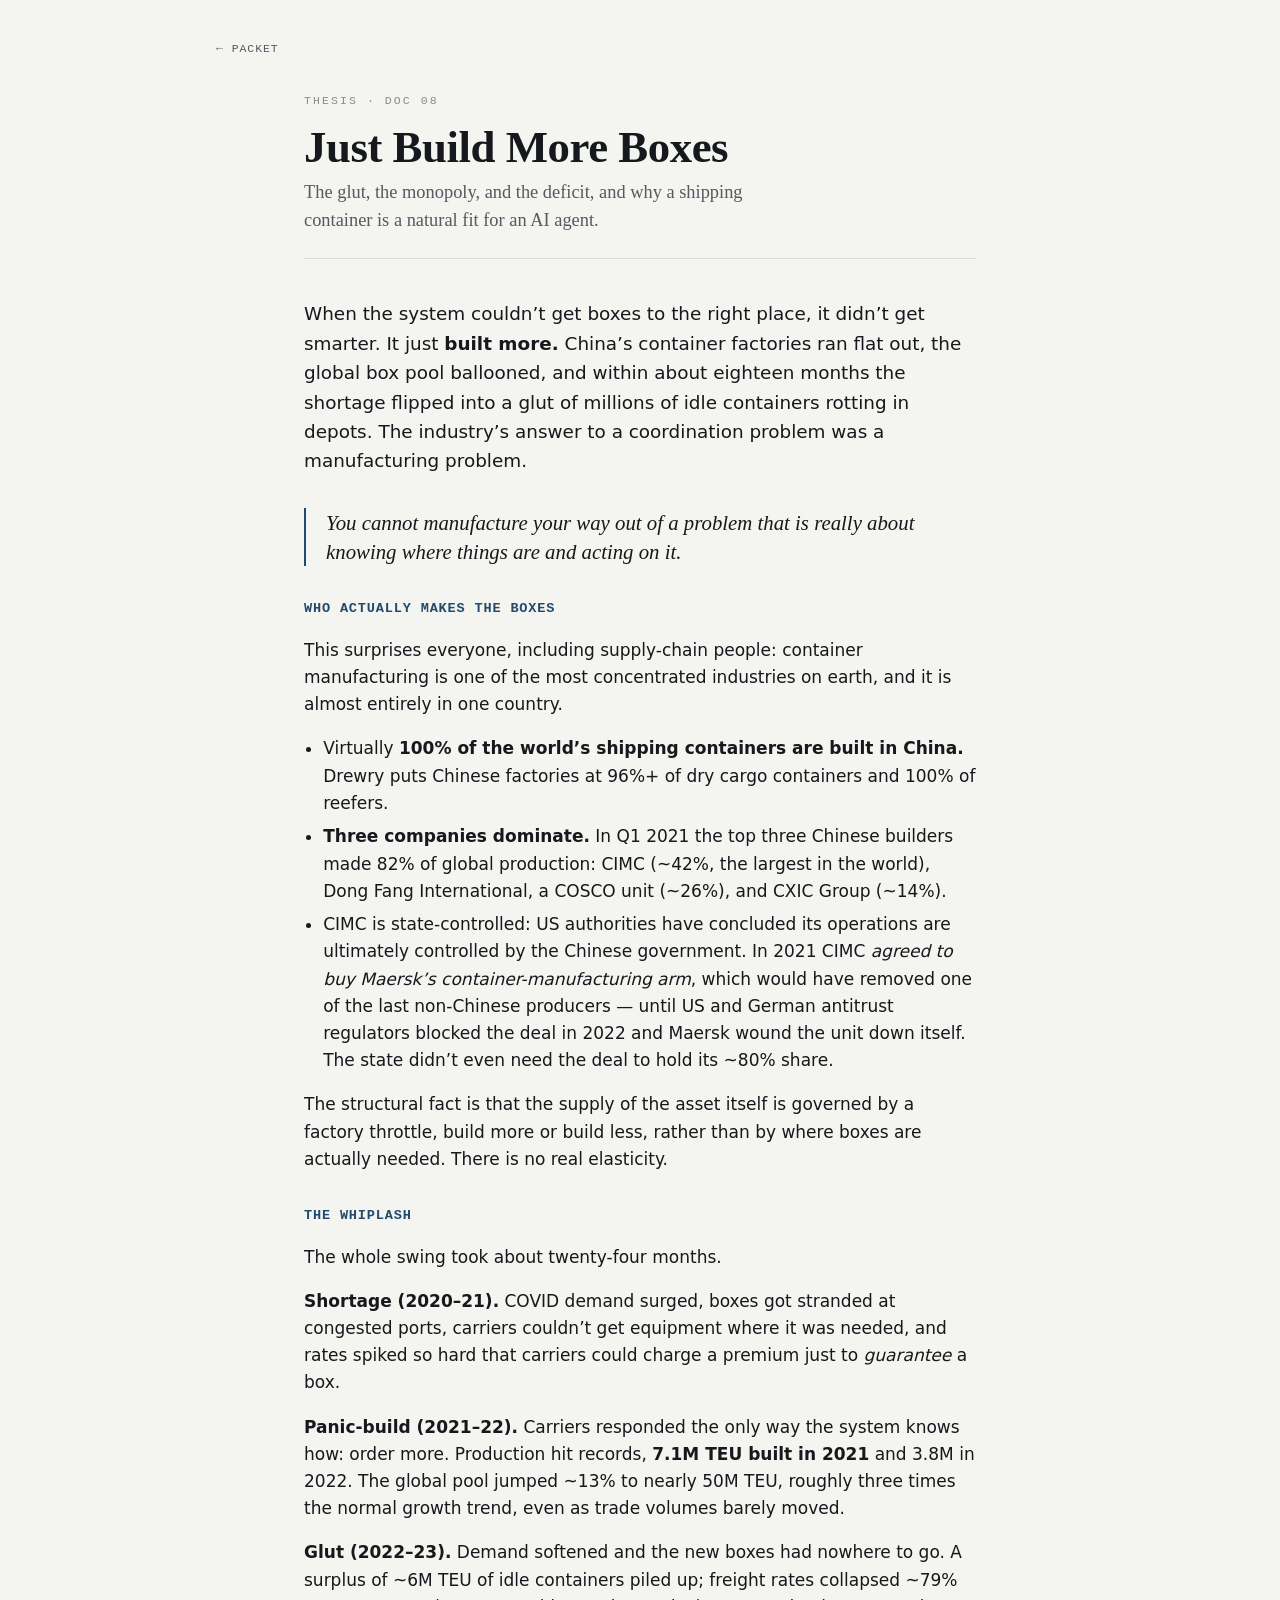
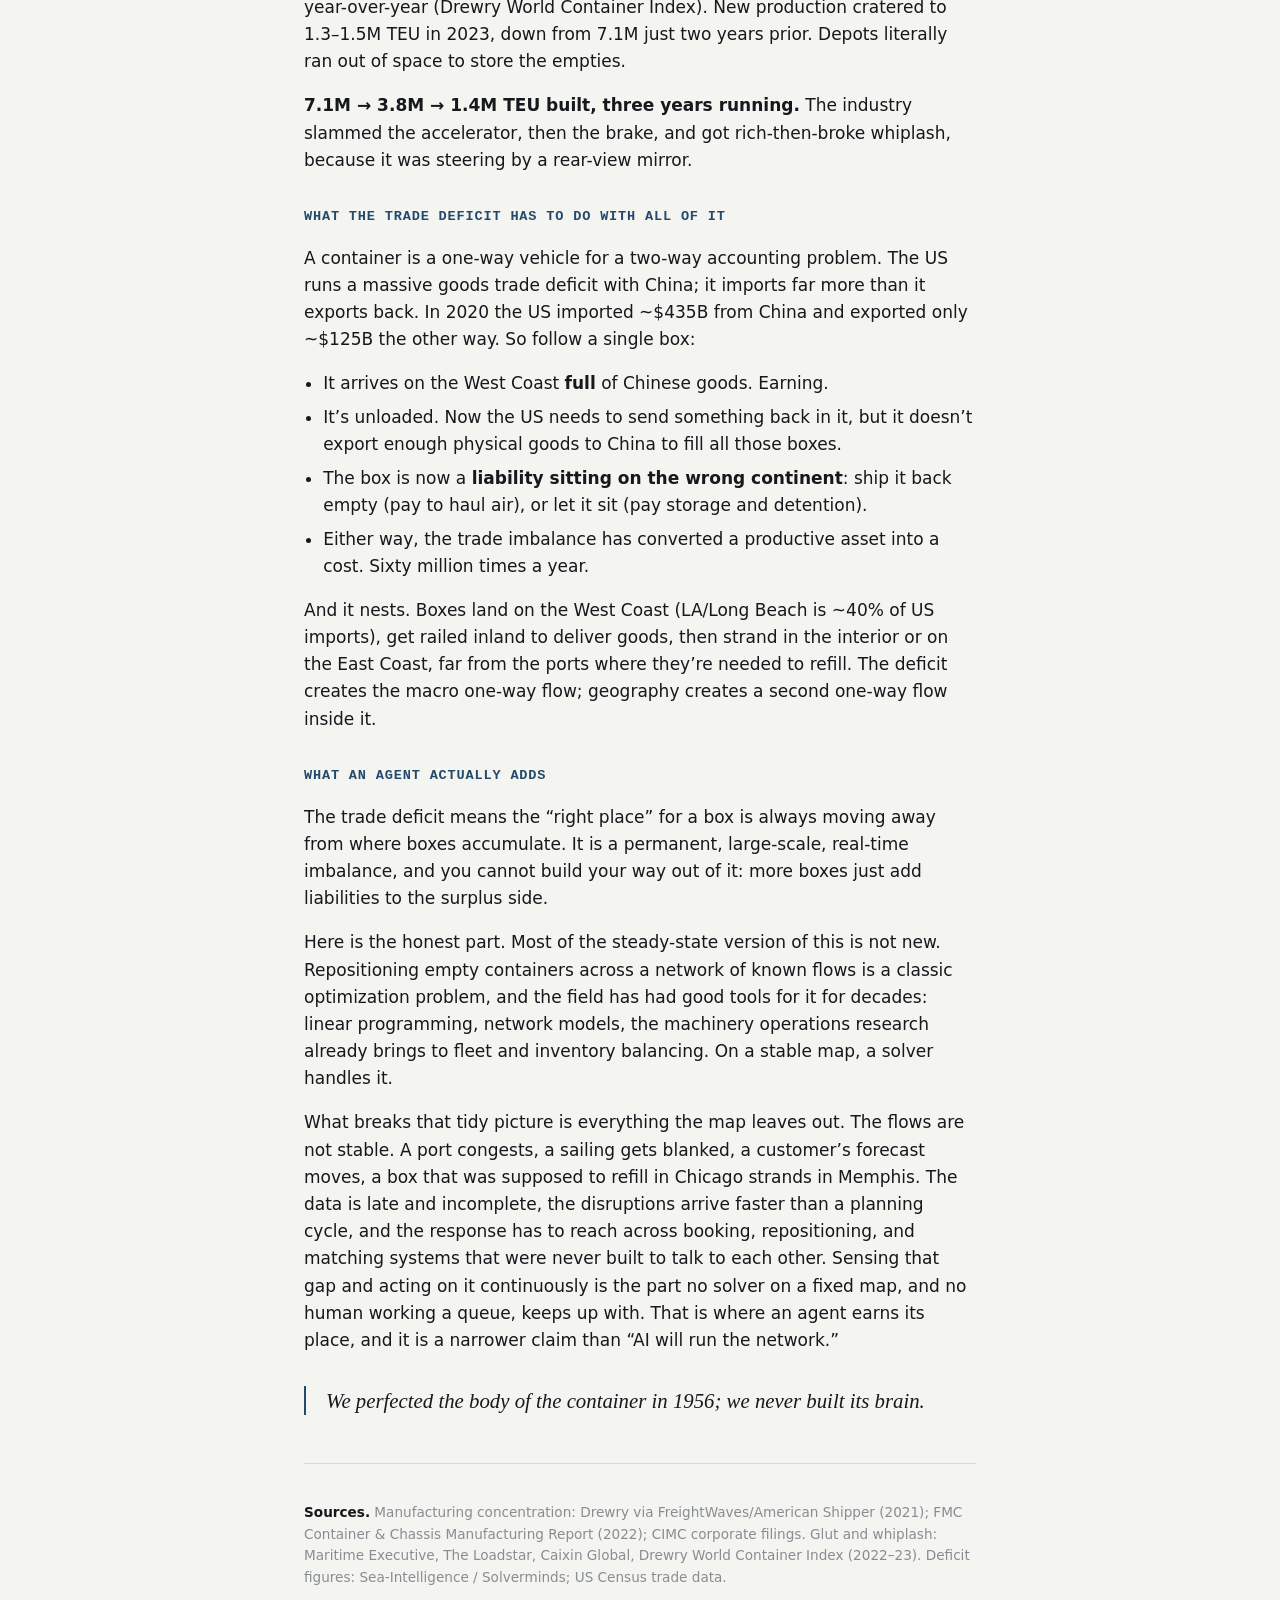
<file: thesis.html>
<!doctype html>
<html lang="en">
<head>
  <meta charset="utf-8">
  <meta name="viewport" content="width=device-width, initial-scale=1">
  <title>Just Build More Boxes — Evan Monahan</title>
  <meta name="description" content="Why the shipping-container industry's answer to not knowing where its boxes were was to build seven million more, and why that makes supply chain a natural fit for AI.">
  <link rel="stylesheet" href="style.css">
  <script src="tracker.js" async></script>
  <link rel="icon" href="data:image/svg+xml,<svg xmlns='http://www.w3.org/2000/svg' viewBox='0 0 16 16'><rect width='16' height='16' fill='%23234a6c'/><rect x='3' y='3' width='10' height='10' fill='none' stroke='%23f4f4f0' stroke-width='1'/></svg>">
</head>
<body>
<div class="wrap">
  <a class="backlink" href="index.html">← Packet</a>

  <article class="article">
    <header class="article-head">
      <p class="eyebrow">Thesis · Doc 08</p>
      <h1>Just Build More Boxes</h1>
      <p class="standfirst">The glut, the monopoly, and the deficit, and why a shipping container is a natural fit for an AI agent.</p>
    </header>

    <p class="lead">
      When the system couldn’t get boxes to the right place, it didn’t get smarter. It just
      <strong>built more.</strong> China’s container factories ran flat out, the global box pool
      ballooned, and within about eighteen months the shortage flipped into a glut of millions of
      idle containers rotting in depots. The industry’s answer to a coordination problem was a
      manufacturing problem.
    </p>

    <p class="pull">You cannot manufacture your way out of a problem that is really about knowing where things are and acting on it.</p>

    <h3>Who actually makes the boxes</h3>
    <p>
      This surprises everyone, including supply-chain people: container manufacturing is one of the
      most concentrated industries on earth, and it is almost entirely in one country.
    </p>
    <ul>
      <li>Virtually <strong>100% of the world’s shipping containers are built in China.</strong> Drewry puts Chinese factories at 96%+ of dry cargo containers and 100% of reefers.</li>
      <li><strong>Three companies dominate.</strong> In Q1 2021 the top three Chinese builders made 82% of global production: CIMC (~42%, the largest in the world), Dong Fang International, a COSCO unit (~26%), and CXIC Group (~14%).</li>
      <li>CIMC is state-controlled: US authorities have concluded its operations are ultimately controlled by the Chinese government. In 2021 CIMC <em>agreed to buy Maersk’s container-manufacturing arm</em>, which would have removed one of the last non-Chinese producers — until US and German antitrust regulators blocked the deal in 2022 and Maersk wound the unit down itself. The state didn’t even need the deal to hold its ~80% share.</li>
    </ul>
    <p>
      The structural fact is that the supply of the asset itself is governed by a factory throttle,
      build more or build less, rather than by where boxes are actually needed. There is no real
      elasticity.
    </p>

    <h3>The whiplash</h3>
    <p>The whole swing took about twenty-four months.</p>
    <p>
      <strong>Shortage (2020–21).</strong> COVID demand surged, boxes got stranded at
      congested ports, carriers couldn’t get equipment where it was needed, and rates spiked so
      hard that carriers could charge a premium just to <em>guarantee</em> a box.
    </p>
    <p>
      <strong>Panic-build (2021–22).</strong> Carriers responded the only way the system
      knows how: order more. Production hit records, <strong>7.1M TEU built in 2021</strong> and
      3.8M in 2022. The global pool jumped ~13% to nearly 50M TEU, roughly three times the normal
      growth trend, even as trade volumes barely moved.
    </p>
    <p>
      <strong>Glut (2022–23).</strong> Demand softened and the new boxes had nowhere to go.
      A surplus of ~6M TEU of idle containers piled up; freight rates collapsed ~79%
      year-over-year (Drewry World Container Index). New production cratered to 1.3–1.5M TEU in 2023, down from 7.1M just two years
      prior. Depots literally ran out of space to store the empties.
    </p>
    <p>
      <strong>7.1M → 3.8M → 1.4M TEU built, three years running.</strong> The industry slammed the
      accelerator, then the brake, and got rich-then-broke whiplash, because it was steering by a
      rear-view mirror.
    </p>

    <h3>What the trade deficit has to do with all of it</h3>
    <p>
      A container is a one-way vehicle for a two-way accounting problem. The US runs a massive goods
      trade deficit with China; it imports far more than it exports back. In 2020 the US imported
      ~$435B from China and exported only ~$125B the other way. So follow a single box:
    </p>
    <ul>
      <li>It arrives on the West Coast <strong>full</strong> of Chinese goods. Earning.</li>
      <li>It’s unloaded. Now the US needs to send something back in it, but it doesn’t export enough physical goods to China to fill all those boxes.</li>
      <li>The box is now a <strong>liability sitting on the wrong continent</strong>: ship it back empty (pay to haul air), or let it sit (pay storage and detention).</li>
      <li>Either way, the trade imbalance has converted a productive asset into a cost. Sixty million times a year.</li>
    </ul>
    <p>
      And it nests. Boxes land on the West Coast (LA/Long Beach is ~40% of US imports), get railed
      inland to deliver goods, then strand in the interior or on the East Coast, far from the ports
      where they’re needed to refill. The deficit creates the macro one-way flow; geography creates
      a second one-way flow inside it.
    </p>

    <h3>What an agent actually adds</h3>
    <p>
      The trade deficit means the “right place” for a box is always moving away from where boxes
      accumulate. It is a permanent, large-scale, real-time imbalance, and you cannot build your way
      out of it: more boxes just add liabilities to the surplus side.
    </p>
    <p>
      Here is the honest part. Most of the steady-state version of this is not new. Repositioning
      empty containers across a network of known flows is a classic optimization problem, and the
      field has had good tools for it for decades: linear programming, network models, the machinery
      operations research already brings to fleet and inventory balancing. On a stable map, a solver
      handles it.
    </p>
    <p>
      What breaks that tidy picture is everything the map leaves out. The flows are not stable. A
      port congests, a sailing gets blanked, a customer’s forecast moves, a box that was supposed to
      refill in Chicago strands in Memphis. The data is late and incomplete, the disruptions arrive
      faster than a planning cycle, and the response has to reach across booking, repositioning, and
      matching systems that were never built to talk to each other. Sensing that gap and acting on
      it continuously is the part no solver on a fixed map, and no human working a queue, keeps up
      with. That is where an agent earns its place, and it is a narrower claim than “AI will run the
      network.”
    </p>
    <p class="pull">We perfected the body of the container in 1956; we never built its brain.</p>

    <div class="sources">
      <p><strong>Sources.</strong> Manufacturing concentration: Drewry via FreightWaves/American Shipper (2021); FMC Container &amp; Chassis Manufacturing Report (2022); CIMC corporate filings. Glut and whiplash: Maritime Executive, The Loadstar, Caixin Global, Drewry World Container Index (2022–23). Deficit figures: Sea-Intelligence / Solverminds; US Census trade data.</p>
    </div>
  </article>
</div>
</body>
</html>
</file>
<file: style.css>
/* ============================================================
   Evan Monahan — Supplemental Packet
   "The Manifest" — a bill of lading for a candidacy.
   Blueprint-ink on cool paper. No web fonts, no CDNs: bulletproof.
   ============================================================ */

:root {
  --paper:        #f4f4f0;
  --paper-raised: #fbfbf8;
  --ink:          #15181c;
  --ink-2:        #545a62;
  --ink-3:        #878d93;
  --rule:         #d9dad2;
  --rule-strong:  #b9bbb1;
  --blueprint:    #234a6c;
  --blueprint-2:  #2f5f8c;
  --live:         #a4631d;   /* single warm micro-signal, LIVE only */

  --mono: ui-monospace, "SF Mono", "Cascadia Mono", Menlo, Consolas, monospace;
  --serif: "Iowan Old Style", "Palatino Linotype", Palatino, "Book Antiqua", Georgia, serif;
  --sans: system-ui, -apple-system, "Segoe UI", Roboto, Helvetica, Arial, sans-serif;

  --measure: 66ch;
  --page: 60rem;
}

@media (prefers-color-scheme: dark) {
  :root {
    --paper:        #14161a;
    --paper-raised: #191c21;
    --ink:          #eceef0;
    --ink-2:        #a3aab2;
    --ink-3:        #767d85;
    --rule:         #2a2e34;
    --rule-strong:  #3c424a;
    --blueprint:    #7fb0d6;
    --blueprint-2:  #a3c8e6;
    --live:         #d69a52;
  }
}
:root[data-theme="dark"] {
  --paper:#14161a; --paper-raised:#191c21; --ink:#eceef0; --ink-2:#a3aab2;
  --ink-3:#767d85; --rule:#2a2e34; --rule-strong:#3c424a;
  --blueprint:#7fb0d6; --blueprint-2:#a3c8e6; --live:#d69a52;
}
:root[data-theme="light"] {
  --paper:#f4f4f0; --paper-raised:#fbfbf8; --ink:#15181c; --ink-2:#545a62;
  --ink-3:#878d93; --rule:#d9dad2; --rule-strong:#b9bbb1;
  --blueprint:#234a6c; --blueprint-2:#2f5f8c; --live:#a4631d;
}

* { box-sizing: border-box; }

html { -webkit-text-size-adjust: 100%; }

body {
  margin: 0;
  background: var(--paper);
  color: var(--ink);
  font-family: var(--sans);
  font-size: 17px;
  line-height: 1.6;
  -webkit-font-smoothing: antialiased;
  text-rendering: optimizeLegibility;
}

.wrap {
  max-width: var(--page);
  margin: 0 auto;
  padding: 0 clamp(1.25rem, 5vw, 3.5rem);
}

/* ---------- shared type ---------- */
.eyebrow {
  font-family: var(--mono);
  font-size: 0.72rem;
  letter-spacing: 0.18em;
  text-transform: uppercase;
  color: var(--ink-3);
  margin: 0;
}
a { color: var(--blueprint); text-underline-offset: 3px; }
a:hover { color: var(--blueprint-2); }

:focus-visible {
  outline: 2px solid var(--blueprint-2);
  outline-offset: 3px;
  border-radius: 2px;
}

/* ============================================================
   MASTHEAD
   ============================================================ */
.masthead {
  padding: clamp(2.5rem, 7vw, 5rem) 0 2rem;
  border-bottom: 1px solid var(--rule);
}
.masthead-top {
  display: flex;
  justify-content: space-between;
  align-items: baseline;
  gap: 1rem;
  flex-wrap: wrap;
  margin-bottom: clamp(2rem, 6vw, 3.5rem);
}
.masthead-top .doc-no { font-family: var(--mono); font-size:0.72rem; letter-spacing:0.18em; text-transform:uppercase; color: var(--ink-3); }

.identity {
  display: grid;
  grid-template-columns: auto 1fr;
  gap: clamp(1.25rem, 4vw, 2rem);
  align-items: center;
}
.portrait {
  width: clamp(76px, 14vw, 108px);
  height: clamp(76px, 14vw, 108px);
  border-radius: 50%;
  object-fit: cover;
  filter: grayscale(100%) contrast(1.02);
  border: 1px solid var(--rule-strong);
}
.identity h1 {
  font-family: var(--serif);
  font-weight: 600;
  font-size: clamp(2.1rem, 6vw, 3.4rem);
  line-height: 1.02;
  letter-spacing: -0.01em;
  margin: 0 0 0.5rem;
}
.identity .role {
  font-family: var(--mono);
  font-size: 0.8rem;
  letter-spacing: 0.06em;
  color: var(--ink-2);
  margin: 0;
}

.thesis {
  font-family: var(--serif);
  font-size: clamp(1.25rem, 2.6vw, 1.6rem);
  line-height: 1.42;
  max-width: 40ch;
  margin: clamp(2rem, 5vw, 2.75rem) 0 0;
  color: var(--ink);
}
.thesis em { font-style: italic; color: var(--blueprint); }

.manifest-meta {
  margin-top: 2rem;
  display: flex;
  gap: 1.5rem 2.5rem;
  flex-wrap: wrap;
  font-family: var(--mono);
  font-size: 0.74rem;
  letter-spacing: 0.04em;
  color: var(--ink-2);
}
.manifest-meta b { color: var(--ink); font-weight: 600; }

/* ============================================================
   MANIFEST SECTIONS
   ============================================================ */
.section { padding: clamp(2.5rem, 6vw, 3.5rem) 0 0; }
.section-head {
  display: flex;
  align-items: baseline;
  gap: 1rem;
  padding-bottom: 1rem;
}
.section-head h2 {
  font-family: var(--mono);
  font-size: 0.78rem;
  font-weight: 600;
  letter-spacing: 0.16em;
  text-transform: uppercase;
  color: var(--ink);
  margin: 0;
  white-space: nowrap;
}
.section-head .rule-fill { flex: 1; height: 1px; background: var(--rule); align-self: center; }
.section-head .count { font-family: var(--mono); font-size: 0.72rem; color: var(--ink-3); }

/* ---------- document rows ---------- */
.docs { border-top: 1px solid var(--rule); }

.doc {
  display: grid;
  grid-template-columns: 8.5rem 1fr 1.5rem;
  gap: 0 clamp(1rem, 3vw, 2rem);
  align-items: start;
  padding: 1.5rem clamp(0.5rem, 2vw, 1.25rem) 1.5rem 0;
  border-bottom: 1px solid var(--rule);
  text-decoration: none;
  color: inherit;
  position: relative;
  transition: background .18s ease, padding-left .18s ease;
}
.doc::before {
  content: "";
  position: absolute;
  left: 0; top: 0; bottom: -1px;
  width: 2px;
  background: var(--blueprint);
  transform: scaleY(0);
  transform-origin: top;
  transition: transform .2s ease;
}
.doc:hover, .doc:focus-visible {
  background: var(--paper-raised);
  padding-left: 1rem;
  outline: none;
}
.doc:hover::before, .doc:focus-visible::before { transform: scaleY(1); }

.doc-code {
  font-family: var(--mono);
  font-size: 0.72rem;
  letter-spacing: 0.04em;
  color: var(--ink-3);
  padding-top: 0.3rem;
  line-height: 1.5;
}
.doc-code b { display:block; color: var(--blueprint); font-weight:600; letter-spacing:0.08em; }

.doc-main { min-width: 0; }
.doc-head { display: flex; align-items: baseline; gap: 0.75rem; flex-wrap: wrap; }
.doc-main h3 {
  font-family: var(--serif);
  font-weight: 600;
  font-size: 1.32rem;
  line-height: 1.2;
  margin: 0;
  letter-spacing: -0.005em;
}
.doc-abstract {
  margin: 0.5rem 0 0;
  font-size: 0.95rem;
  line-height: 1.55;
  color: var(--ink-2);
  max-width: var(--measure);
}
.doc-go {
  font-family: var(--mono);
  color: var(--ink-3);
  font-size: 1rem;
  padding-top: 0.35rem;
  transition: transform .18s ease, color .18s ease;
}
.doc:hover .doc-go, .doc:focus-visible .doc-go { transform: translateX(3px); color: var(--blueprint); }

/* status tags */
.tag {
  font-family: var(--mono);
  font-size: 0.62rem;
  letter-spacing: 0.1em;
  text-transform: uppercase;
  padding: 0.15rem 0.45rem;
  border: 1px solid var(--rule-strong);
  border-radius: 2px;
  color: var(--ink-2);
  white-space: nowrap;
  position: relative;
  top: -0.15rem;
}
.tag-live { color: var(--live); border-color: var(--live); }
.tag-live::before {
  content: "";
  display: inline-block;
  width: 5px; height: 5px;
  border-radius: 50%;
  background: var(--live);
  margin-right: 0.4rem;
  vertical-align: 0.08em;
}

/* primary cargo — the briefing */
.doc-primary { padding-top: 1.9rem; padding-bottom: 1.9rem; }
.doc-primary .doc-main h3 { font-size: 1.7rem; }
.doc-primary .doc-abstract { color: var(--ink); font-size: 1rem; }
.doc-primary .doc-code b { color: var(--blueprint); }

/* ============================================================
   COLOPHON
   ============================================================ */
.colophon {
  margin-top: clamp(3rem, 8vw, 5rem);
  padding: 2.5rem 0 4rem;
  border-top: 2px solid var(--ink);
  display: flex;
  justify-content: space-between;
  gap: 1.5rem;
  flex-wrap: wrap;
  font-family: var(--mono);
  font-size: 0.74rem;
  letter-spacing: 0.03em;
  color: var(--ink-2);
}
.colophon a { color: var(--ink-2); }
.colophon a:hover { color: var(--blueprint); }
.theme-toggle {
  background: none; border: 1px solid var(--rule-strong); color: var(--ink-2);
  font-family: var(--mono); font-size: 0.7rem; letter-spacing:0.08em; text-transform:uppercase;
  padding: 0.3rem 0.6rem; border-radius: 2px; cursor: pointer;
}
.theme-toggle:hover { color: var(--blueprint); border-color: var(--blueprint); }

/* ============================================================
   ARTICLE PAGES (resume / thesis)
   ============================================================ */
.backlink {
  display: inline-block;
  font-family: var(--mono);
  font-size: 0.72rem;
  letter-spacing: 0.08em;
  text-transform: uppercase;
  text-decoration: none;
  color: var(--ink-2);
  margin: clamp(1.5rem,4vw,2.5rem) 0 0;
}
.backlink:hover { color: var(--blueprint); }

.article { max-width: 42rem; margin: 0 auto; padding-bottom: 5rem; }
.article-head { padding: 2rem 0 1.5rem; border-bottom: 1px solid var(--rule); margin-bottom: 2.5rem; }
.article-head h1 {
  font-family: var(--serif); font-weight: 600;
  font-size: clamp(1.9rem, 5vw, 2.8rem); line-height: 1.08;
  letter-spacing: -0.01em; margin: 0.75rem 0 0.5rem;
}
.article-head .standfirst { font-family: var(--serif); font-size: 1.15rem; line-height:1.5; color: var(--ink-2); margin: 0; max-width: 52ch; }

.article p { max-width: var(--measure); }
.article h2 {
  font-family: var(--serif); font-weight: 600; font-size: 1.5rem;
  margin: 2.5rem 0 0.75rem; line-height: 1.2;
}
.article h3 { font-family: var(--mono); font-size: 0.85rem; letter-spacing:0.06em; text-transform:uppercase; color: var(--blueprint); margin: 2rem 0 0.5rem; }
.article ul { max-width: var(--measure); padding-left: 1.2rem; }
.article li { margin: 0.4rem 0; }
.article .lead { font-size: 1.15rem; color: var(--ink); }
.article strong { font-weight: 600; color: var(--ink); }
.pull {
  font-family: var(--serif); font-style: italic; font-size: 1.3rem; line-height:1.4;
  border-left: 2px solid var(--blueprint); padding-left: 1.25rem; margin: 2rem 0;
  color: var(--ink); max-width: none;
}
.sources { font-size: 0.85rem; color: var(--ink-3); border-top: 1px solid var(--rule); margin-top: 3rem; padding-top: 1.5rem; }
.sources p { max-width: none; }

/* ---------- resume specifics ---------- */
.rz-contact { font-family: var(--mono); font-size: 0.78rem; color: var(--ink-2); letter-spacing: 0.02em; margin: 0 0 0.5rem; }
.rz-job { margin-top: 2rem; }
.rz-job .rz-title { display:flex; justify-content: space-between; gap:1rem; flex-wrap:wrap; align-items:baseline; }
.rz-job h3 { font-family: var(--serif); text-transform: none; letter-spacing:0; color: var(--ink); font-size: 1.15rem; margin:0; }
.rz-job .rz-when { font-family: var(--mono); font-size:0.72rem; color: var(--ink-3); white-space:nowrap; }
.rz-job .rz-sub { font-family: var(--sans); font-style: italic; color: var(--ink-2); font-size:0.95rem; margin:0.15rem 0 0.5rem; }
.dl-btn {
  display:inline-block; font-family: var(--mono); font-size:0.74rem; letter-spacing:0.08em; text-transform:uppercase;
  border:1px solid var(--blueprint); color: var(--blueprint); text-decoration:none;
  padding:0.5rem 1rem; border-radius:2px; margin-top:0.5rem;
}
.dl-btn:hover { background: var(--blueprint); color: var(--paper); }

/* ---------- motion ---------- */
@media (prefers-reduced-motion: no-preference) {
  .reveal { opacity: 0; transform: translateY(8px); animation: rise .5s ease forwards; }
  @keyframes rise { to { opacity: 1; transform: none; } }
}

/* ---------- print (résumé PDF) ---------- */
@media print {
  @page { margin: 0.42in 0.55in; }
  :root { --paper:#fff; --ink:#000; --ink-2:#222; --ink-3:#555; --rule:#bbb; --blueprint:#234a6c; }
  body { font-size: 8.5pt; line-height: 1.16; background:#fff; }
  .wrap { max-width:none; padding:0; }
  .backlink, .dl-btn, .theme-toggle, .colophon { display: none !important; }
  .article { max-width: none; padding: 0; }
  .article-head { padding: 0 0 0.2rem; margin-bottom: 0.3rem; border-bottom-color:#000; }
  .article-head h1 { font-size: 15pt; margin: 0.05rem 0; }
  .article-head .eyebrow { display:none; }
  .lead, .article .lead { font-size: 8.5pt; margin: 0.25rem 0; }
  .article h2 { font-size: 9.6pt; margin: 0.35rem 0 0.1rem; }
  .rz-job { margin-top: 0.3rem; break-inside: avoid; }
  .rz-job h3 { font-size: 9.4pt; }
  .rz-job .rz-sub { margin: 0.05rem 0 0.2rem; font-size:8.8pt; }
  .rz-job .rz-when { font-size: 8pt; }
  .article ul { padding-left: 0.95rem; margin: 0.15rem 0; }
  .article li { margin: 0.06rem 0; }
  .article p, .article ul, .article li, .lead { max-width: none; }
  .rz-contact { font-size: 8.4pt; margin-bottom:0.2rem; }
}

@media (max-width: 560px) {
  body { font-size: 16px; }
  .doc { grid-template-columns: 1fr; gap: 0.4rem; }
  .doc-code { padding-top: 0; }
  .doc-code b { display:inline; }
  .doc-go { display: none; }
  .identity { grid-template-columns: 1fr; text-align: left; }
  .portrait { width: 72px; height: 72px; }
}

/* ---------- résumé card: the card opens the page, the PDF chip opens the file ---------- */
.doc-stretch { color: inherit; text-decoration: none; }
.doc-stretch::after { content: ""; position: absolute; inset: 0; z-index: 1; }
.doc:has(.doc-stretch:focus-visible) { background: var(--paper-raised); padding-left: 1rem; }
.doc:has(.doc-stretch:focus-visible)::before { transform: scaleY(1); }
a.tag-dl {
  position: relative; z-index: 2; text-decoration: none; cursor: pointer;
  transition: color .15s ease, border-color .15s ease;
}
a.tag-dl:hover, a.tag-dl:focus-visible { color: var(--blueprint); border-color: var(--blueprint); outline: none; }
</file>
